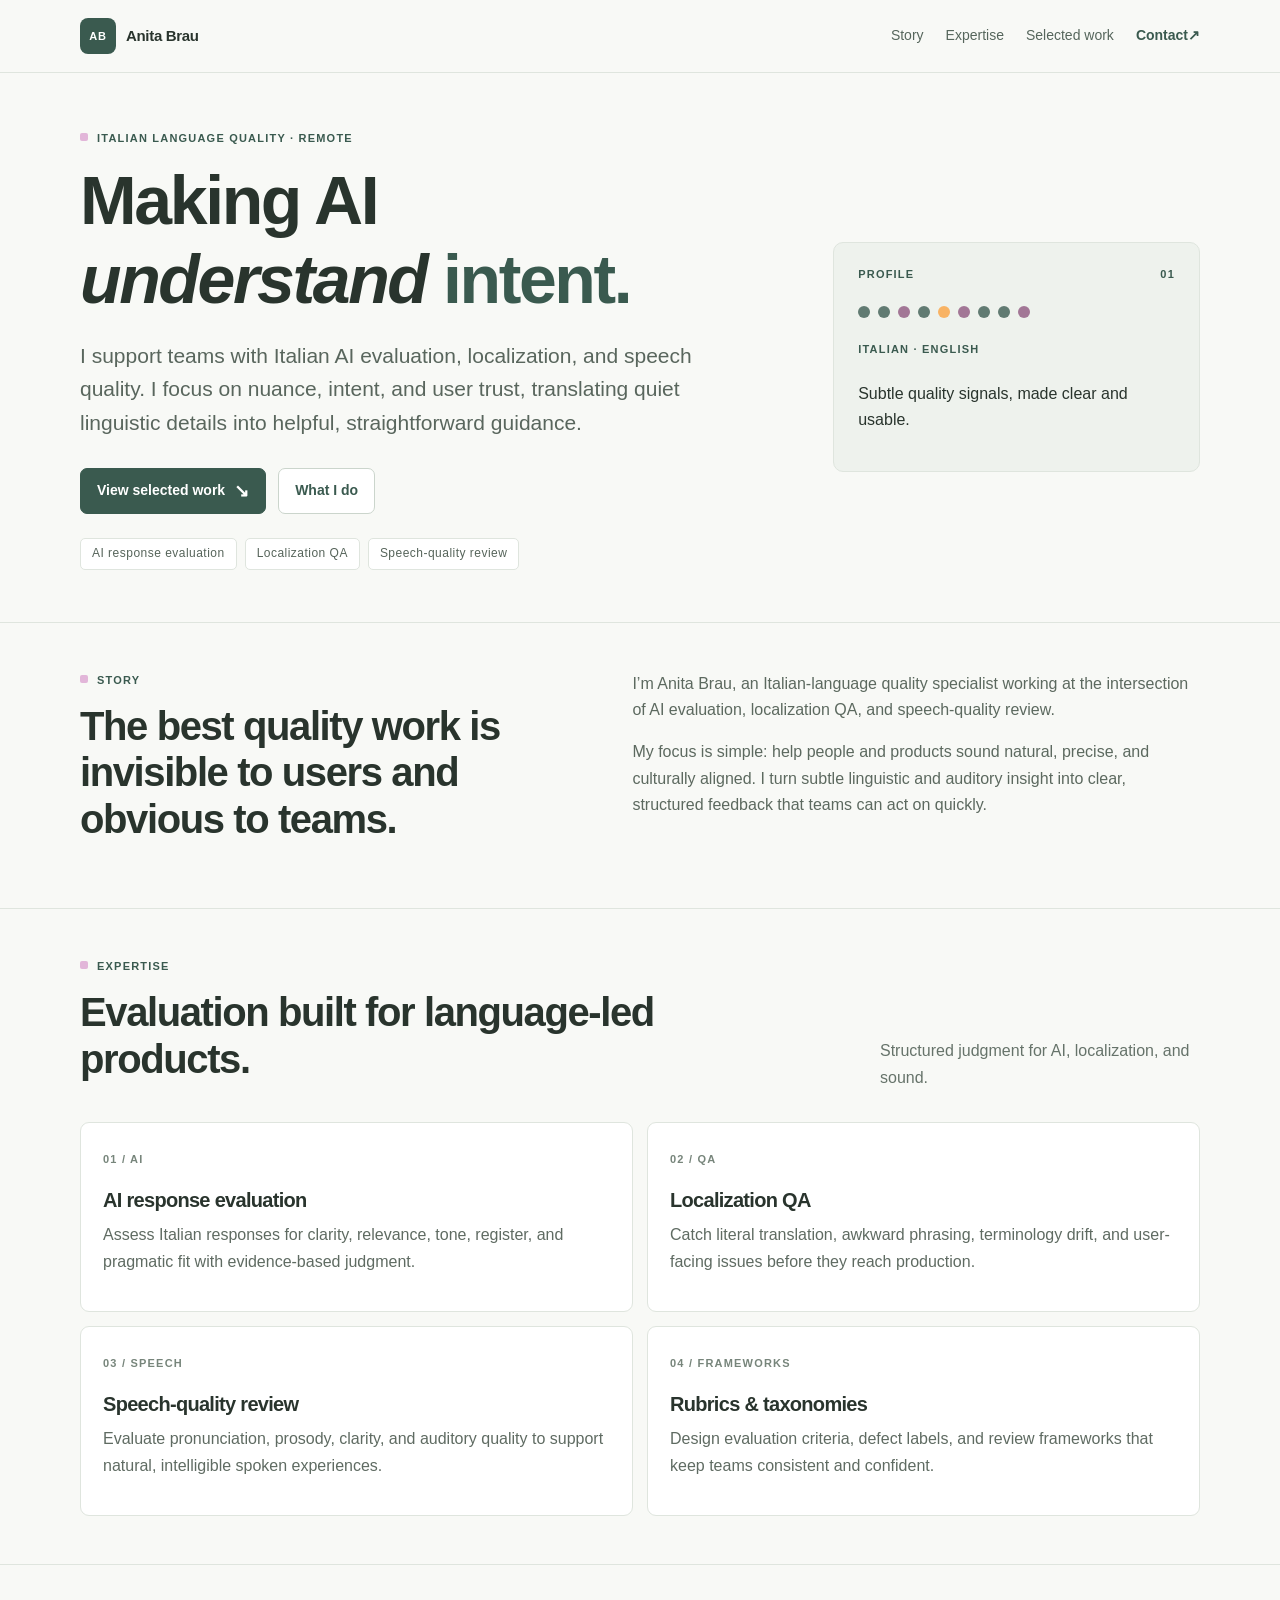
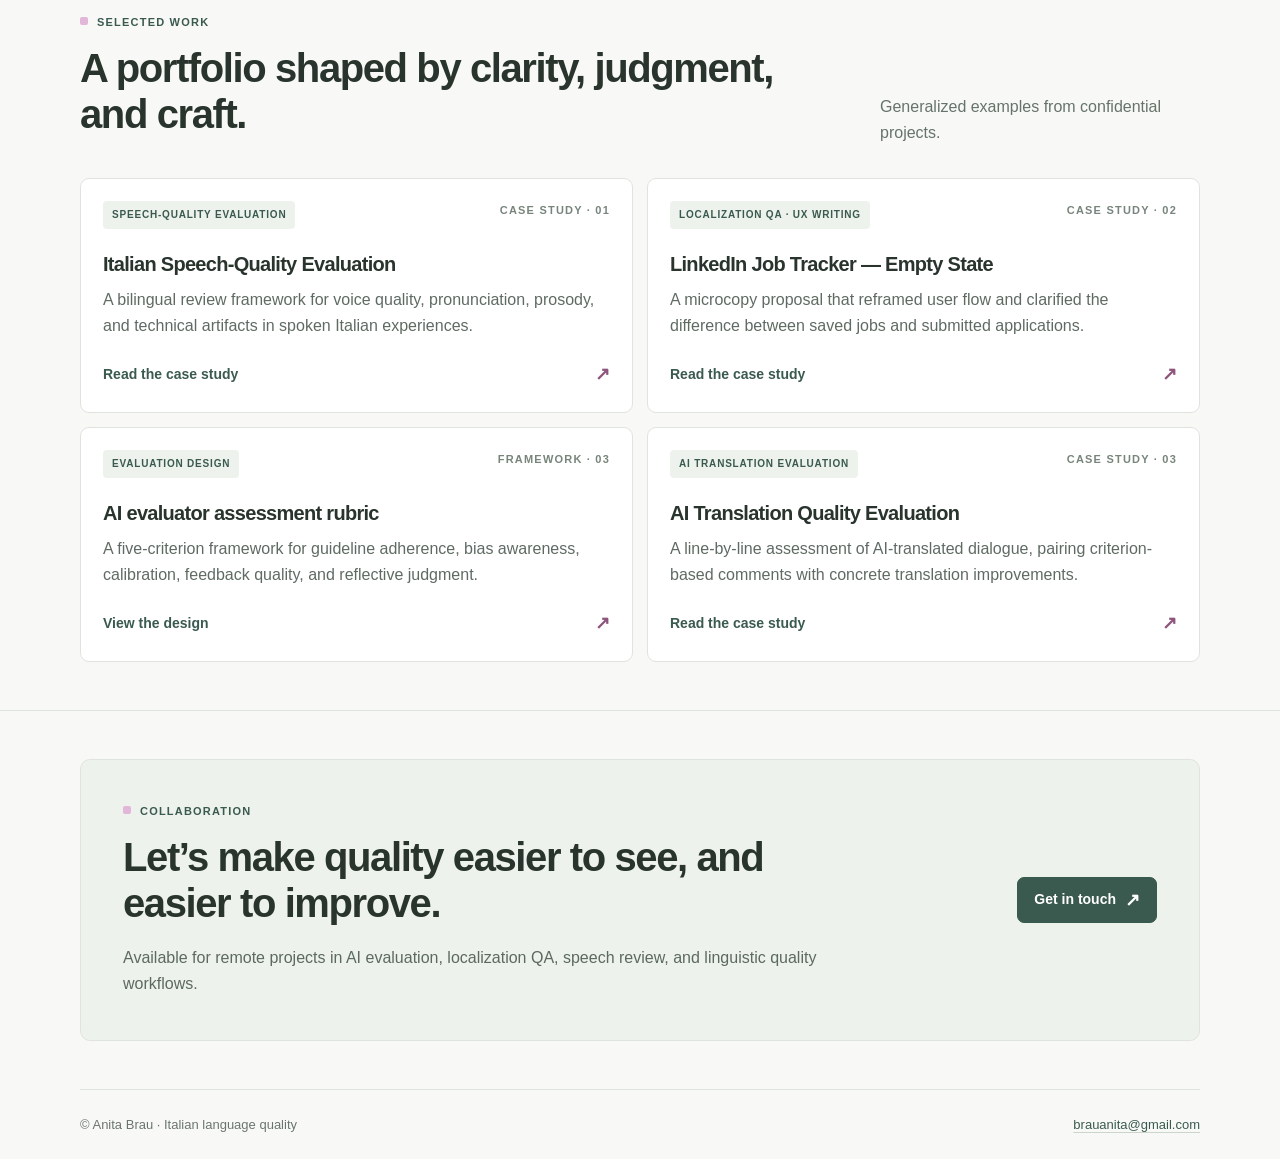
<file: index.html>
<!DOCTYPE html>
<html lang="en">
  <head>
    <!-- Google tag (gtag.js) -->
<script async src="https://www.googletagmanager.com/gtag/js?id=G-JEJZEDH1G2"></script>
<script>
  window.dataLayer = window.dataLayer || [];
  function gtag(){dataLayer.push(arguments);}
  gtag('js', new Date());

  gtag('config', 'G-JEJZEDH1G2');
</script>
    <meta charset="UTF-8" />
    <meta name="viewport" content="width=device-width, initial-scale=1" />
    <link rel="stylesheet" href="site.css" />
    <meta property="og:title" content="Portfolio" />
    <meta property="og:description" content="Personal Portfolio" />
    <meta property="og:image" content="https://brauanita-gif.github.io/portfolio/linkedin-thumbnail.jpg" />
    <meta property="og:url" content="https://brauanita-gif.github.io/portfolio/" />
    <meta property="og:image:width" content="1200" />
    <meta property="og:image:height" content="627" />
    <meta property="og:type" content="website" />
  </head>
  <body>
<a class="skip-link" href="#main">Skip to content</a>
<header class="topbar">
<div class="wrap topbar-inner">
<a aria-label="Anita Brau home" class="brand" href="#top">
<span aria-hidden="true" class="brand-mark">AB</span>
<span class="brand-name">Anita Brau</span>
</a>
<nav aria-label="Main navigation" class="nav">
<a href="#story">Story</a>
<a href="#expertise">Expertise</a>
<a href="#work">Selected work</a>
<a class="nav-cta" href="#contact">Contact <span aria-hidden="true">↗</span></a>
</nav>
</div>
</header>
<main id="main">
<section aria-labelledby="hero-title" class="hero wrap" id="top">
<div class="hero-grid">
<div class="hero-copy-block">
<p class="eyebrow">Italian language quality · Remote</p>
<h1 id="hero-title">Making AI<br/><em>understand</em> <span class="serif">intent.</span></h1>
<p class="hero-copy">I support teams with Italian AI evaluation, localization, and speech quality. I focus on nuance, intent, and user trust, translating quiet linguistic details into helpful, straightforward guidance.</p>
<div class="actions">
<a class="button button-primary" href="#work">View selected work <span aria-hidden="true" class="button-arrow">↘</span></a>
<a class="button" href="#expertise">What I do</a>
</div>
<ul aria-label="Key service areas" class="hero-meta">
<li>AI response evaluation</li>
<li>Localization QA</li>
<li>Speech-quality review</li>
</ul>
</div>
<aside aria-label="Professional profile overview" class="hero-panel">
<div class="panel-top">
<span class="panel-kicker">Profile</span>
<span class="panel-index">01</span>
</div>
<div aria-hidden="true" class="signal">
<span></span><span></span><span></span><span></span><span></span><span></span><span></span>
<span></span><span></span>
</div>
<div class="panel-bottom">
<span class="panel-label">Italian · English</span></div>
<div><p>Subtle quality signals, made clear and usable.</p>
</div>
</aside>
</div>
</section>
<section aria-labelledby="story-title" class="section story" id="story">
<div class="wrap story-grid">
<div>
<p class="section-label">Story</p>
<h2 id="story-title">The best quality work is invisible to users and obvious to teams.</h2>
</div>
<div class="story-copy">
<p>I’m Anita Brau, an Italian-language quality specialist working at the intersection of AI evaluation, localization QA, and speech-quality review.</p>
<p>My focus is simple: help people and products sound natural, precise, and culturally aligned. I turn subtle linguistic and auditory insight into clear, structured feedback that teams can act on quickly.</p>
</div>
</div>
</section>
<section aria-labelledby="expertise-title" class="section" id="expertise">
<div class="wrap">
<div class="section-heading">
<div>
<p class="section-label">Expertise</p>
<h2 id="expertise-title">Evaluation built for language-led products.</h2>
</div>
<p>Structured judgment for AI, localization, and sound.</p>
</div>
<div class="service-grid">
<article class="service-card"><span class="service-number">01 / AI</span><h3>AI response evaluation</h3><p>Assess Italian responses for clarity, relevance, tone, register, and pragmatic fit with evidence-based judgment.</p></article>
<article class="service-card"><span class="service-number">02 / QA</span><h3>Localization QA</h3><p>Catch literal translation, awkward phrasing, terminology drift, and user-facing issues before they reach production.</p></article>
<article class="service-card"><span class="service-number">03 / SPEECH</span><h3>Speech-quality review</h3><p>Evaluate pronunciation, prosody, clarity, and auditory quality to support natural, intelligible spoken experiences.</p></article>
<article class="service-card"><span class="service-number">04 / FRAMEWORKS</span><h3>Rubrics &amp; taxonomies</h3><p>Design evaluation criteria, defect labels, and review frameworks that keep teams consistent and confident.</p></article>
</div>
</div>
</section>
<section aria-labelledby="work-title" class="section" id="work">
<div class="wrap">
<div class="section-heading">
<div>
<p class="section-label">Selected work</p>
<h2 id="work-title">A portfolio shaped by clarity, judgment, and craft.</h2>
</div>
<p>Generalized examples from confidential projects.</p>
</div>
<div class="work-grid">
<a class="work-card" href="speech-quality-evaluation.html"><div class="work-meta"><span class="tag">Speech-quality evaluation</span><span class="work-id">CASE STUDY · 01</span></div><h3>Italian Speech-Quality Evaluation</h3><p>A bilingual review framework for voice quality, pronunciation, prosody, and technical artifacts in spoken Italian experiences.</p><span class="work-link">Read the case study <span aria-hidden="true">↗</span></span></a>
<a class="work-card" href="linkedin-job-tracker-empty-state.html"><div class="work-meta"><span class="tag">Localization QA · UX writing</span><span class="work-id">CASE STUDY · 02</span></div><h3>LinkedIn Job Tracker — Empty State</h3><p>A microcopy proposal that reframed user flow and clarified the difference between saved jobs and submitted applications.</p><span class="work-link">Read the case study <span aria-hidden="true">↗</span></span></a>
<a class="work-card" href="evaluation-design.html"><div class="work-meta"><span class="tag">Evaluation design</span><span class="work-id">FRAMEWORK · 03</span></div><h3>AI evaluator assessment rubric</h3><p>A five-criterion framework for guideline adherence, bias awareness, calibration, feedback quality, and reflective judgment.</p><span class="work-link">View the design <span aria-hidden="true">↗</span></span></a>
<a class="work-card" href="ai-translation-evaluation-web.html"><div class="work-meta"><span class="tag">AI translation evaluation</span><span class="work-id">CASE STUDY · 03</span></div><h3>AI Translation Quality Evaluation</h3><p>A line-by-line assessment of AI-translated dialogue, pairing criterion-based comments with concrete translation improvements.</p><span class="work-link">Read the case study <span aria-hidden="true">↗</span></span></a>
</div>
</div>
</section>
<section aria-labelledby="contact-title" class="section">
<div class="wrap">
<div class="contact">
<div class="contact-grid">
<div>
<p class="section-label">Collaboration</p>
<h2 id="contact-title">Let’s make quality easier to see, and easier to improve.</h2>
<p>Available for remote projects in AI evaluation, localization QA, speech review, and linguistic quality workflows.</p>
</div>
<a aria-label="Email Anita Brau" class="button button-light" href="mailto:brauanita@gmail.com">Get in touch <span aria-hidden="true" class="button-arrow">↗</span></a>
</div>
</div>
</div>
</section>
</main>
<footer class="wrap">
<div class="footer-inner">
<p>© Anita Brau · Italian language quality</p>
<a aria-label="Email Anita Brau" class="footer-link" href="mailto:brauanita@gmail.com">brauanita@gmail.com</a>
</div>
</footer>
</body>
</html>


  </body>
</html>
</file>
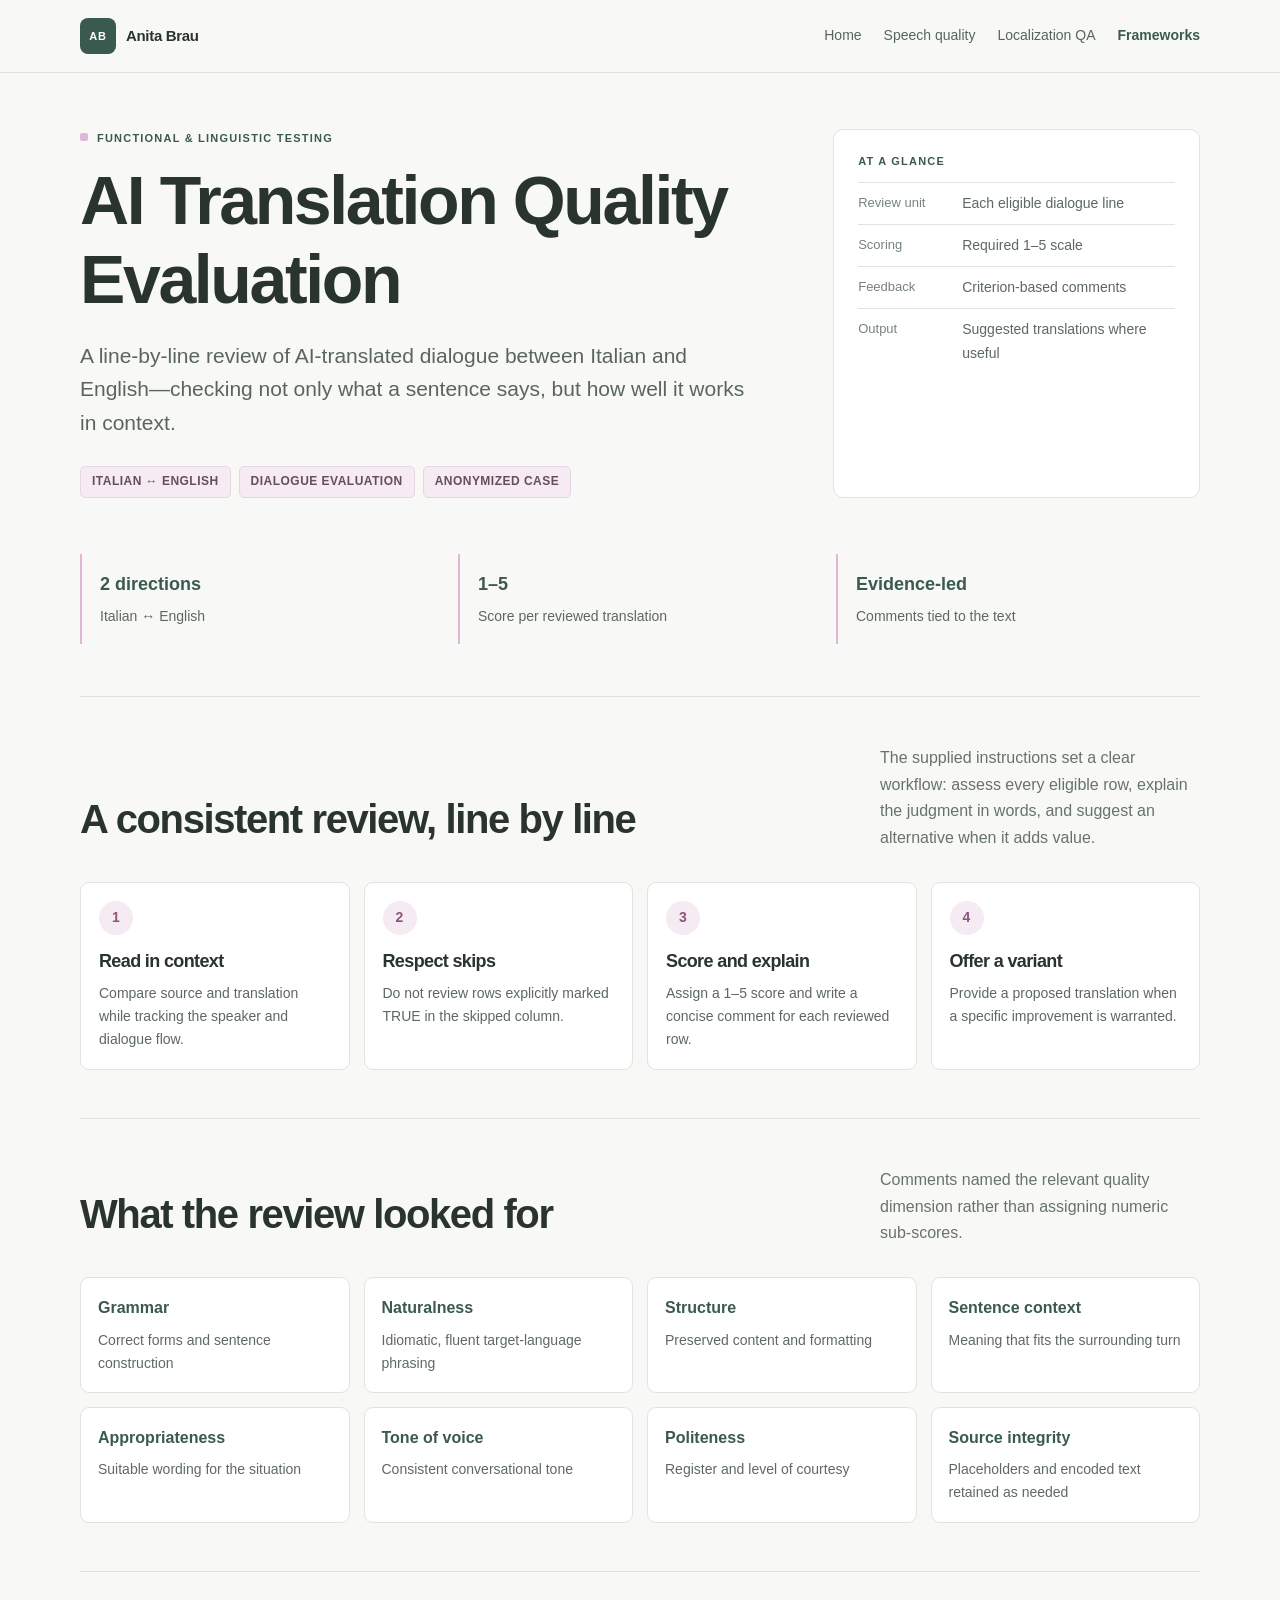
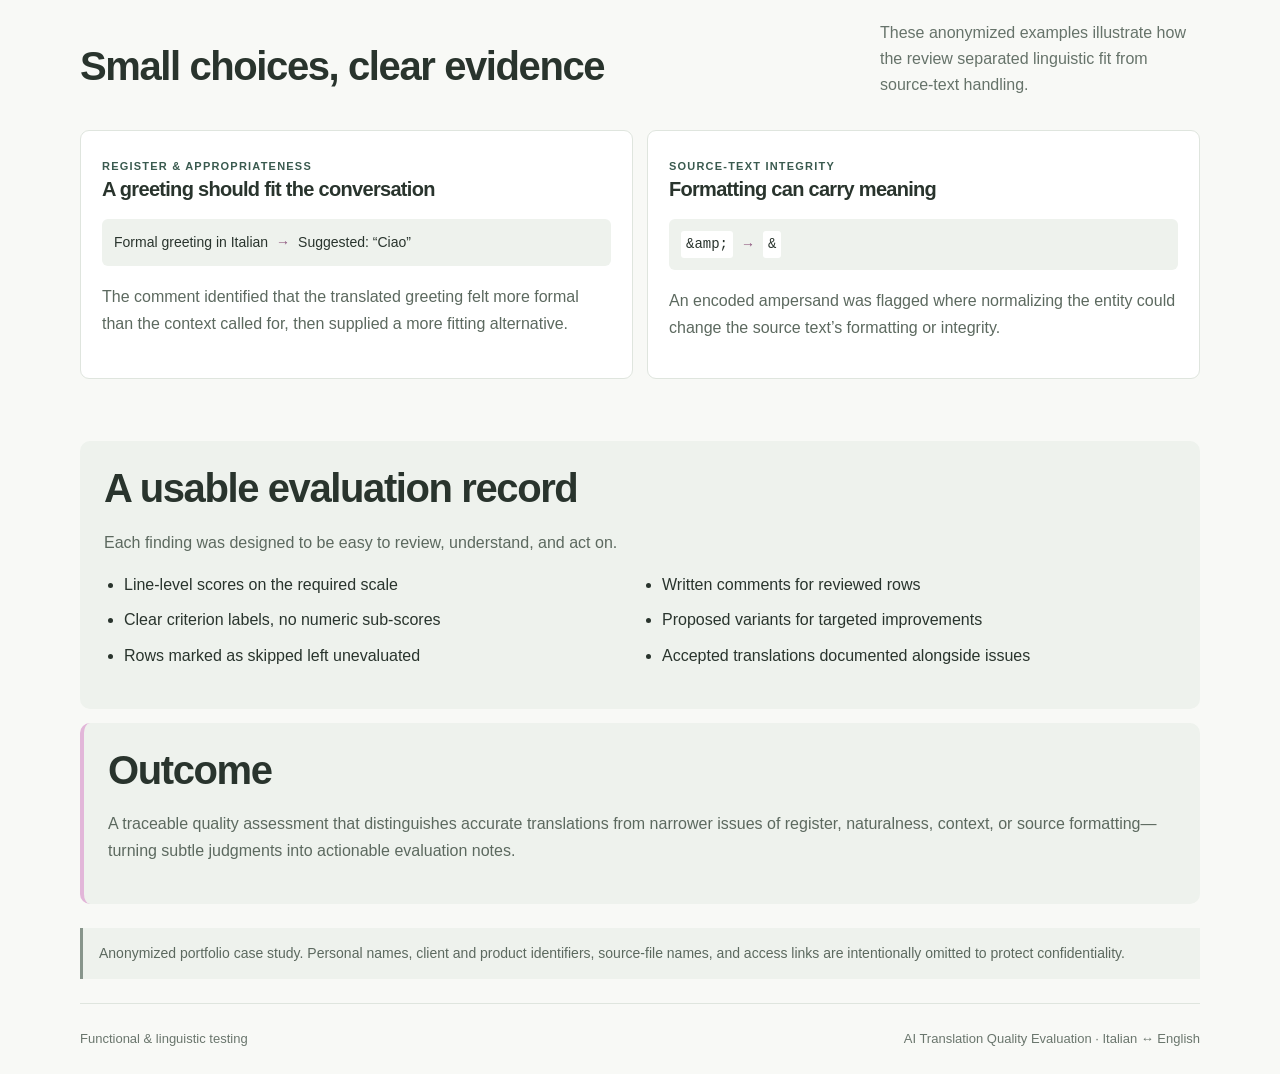
<file: ai-translation-evaluation-web.html>
<!doctype html>
<html lang="en">
<head>
  <!-- Google tag (gtag.js) -->
<script async src="https://www.googletagmanager.com/gtag/js?id=G-JEJZEDH1G2"></script>
<script>
  window.dataLayer = window.dataLayer || [];
  function gtag(){dataLayer.push(arguments);}
  gtag('js', new Date());

  gtag('config', 'G-JEJZEDH1G2');
</script>
  <meta charset="utf-8">
  <meta name="viewport" content="width=device-width, initial-scale=1">
  <meta name="description" content="An anonymized portfolio case study on line-by-line evaluation of AI-translated Italian and English dialogue.">
  <title>AI Translation Quality Evaluation | Italian ↔ English</title>
  <link rel="stylesheet" href="site.css">
</head>
<body>
  <header class="topbar"><div class="wrap topbar-inner">
    <a class="brand" href="index.html"><span class="brand-mark" aria-hidden="true">AB</span><span class="brand-name">Anita Brau</span></a>
    <nav class="nav" aria-label="Main navigation">
      <a href="index.html">Home</a>
      <a href="speech-quality-evaluation.html">Speech quality</a>
      <a href="linkedin-job-tracker-empty-state.html">Localization QA</a>
      <a class="nav-cta" href="evaluation-design.html">Frameworks</a>
    </nav>
  </div></header>

  <main>
    <section class="wrap hero" aria-labelledby="page-title">
      <div class="hero-grid">
        <div>
          <div class="eyebrow">Functional &amp; linguistic testing</div>
          <h1 id="page-title">AI Translation Quality Evaluation</h1>
          <p class="lead">A line-by-line review of AI-translated dialogue between Italian and English—checking not only what a sentence says, but how well it works in context.</p>
          <div class="chips" aria-label="Case study attributes">
            <span class="chip">Italian ↔ English</span>
            <span class="chip">Dialogue evaluation</span>
            <span class="chip">Anonymized case</span>
          </div>
        </div>
        <aside class="snapshot" aria-label="Project snapshot">
          <p class="snapshot-label">At a glance</p>
          <dl>
            <div><dt>Review unit</dt><dd>Each eligible dialogue line</dd></div>
            <div><dt>Scoring</dt><dd>Required 1–5 scale</dd></div>
            <div><dt>Feedback</dt><dd>Criterion-based comments</dd></div>
            <div><dt>Output</dt><dd>Suggested translations where useful</dd></div>
          </dl>
        </aside>
      </div>
    </section>

    <section class="wrap metrics" aria-label="Evaluation summary">
      <div class="fact"><strong>2 directions</strong><p>Italian ↔ English</p></div>
      <div class="fact"><strong>1–5</strong><p>Score per reviewed translation</p></div>
      <div class="fact"><strong>Evidence-led</strong><p>Comments tied to the text</p></div>
    </section>

    <section class="wrap section" id="method" aria-labelledby="method-title">
      <div class="section-heading">
        <h2 id="method-title">A consistent review, line by line</h2>
        <p>The supplied instructions set a clear workflow: assess every eligible row, explain the judgment in words, and suggest an alternative when it adds value.</p>
      </div>

      <div class="steps">
        <article class="step"><span class="step-num">1</span><h3>Read in context</h3><p>Compare source and translation while tracking the speaker and dialogue flow.</p></article>
        <article class="step"><span class="step-num">2</span><h3>Respect skips</h3><p>Do not review rows explicitly marked TRUE in the skipped column.</p></article>
        <article class="step"><span class="step-num">3</span><h3>Score and explain</h3><p>Assign a 1–5 score and write a concise comment for each reviewed row.</p></article>
        <article class="step"><span class="step-num">4</span><h3>Offer a variant</h3><p>Provide a proposed translation when a specific improvement is warranted.</p></article>
      </div>
    </section>

    <section class="wrap section" id="criteria" aria-labelledby="criteria-title">
      <div class="section-heading">
        <h2 id="criteria-title">What the review looked for</h2>
        <p>Comments named the relevant quality dimension rather than assigning numeric sub-scores.</p>
      </div>
      <div class="criteria-grid">
        <div class="criterion"><b>Grammar</b><span>Correct forms and sentence construction</span></div>
        <div class="criterion"><b>Naturalness</b><span>Idiomatic, fluent target-language phrasing</span></div>
        <div class="criterion"><b>Structure</b><span>Preserved content and formatting</span></div>
        <div class="criterion"><b>Sentence context</b><span>Meaning that fits the surrounding turn</span></div>
        <div class="criterion"><b>Appropriateness</b><span>Suitable wording for the situation</span></div>
        <div class="criterion"><b>Tone of voice</b><span>Consistent conversational tone</span></div>
        <div class="criterion"><b>Politeness</b><span>Register and level of courtesy</span></div>
        <div class="criterion"><b>Source integrity</b><span>Placeholders and encoded text retained as needed</span></div>
      </div>
    </section>

    <section class="wrap section" id="findings" aria-labelledby="findings-title">
      <div class="section-heading">
        <h2 id="findings-title">Small choices, clear evidence</h2>
        <p>These anonymized examples illustrate how the review separated linguistic fit from source-text handling.</p>
      </div>
      <div class="evidence-grid">
        <article class="evidence-card">
          <span class="label">Register &amp; appropriateness</span>
          <h3>A greeting should fit the conversation</h3>
          <div class="example-line"><span>Formal greeting in Italian</span><span class="arrow" aria-hidden="true">→</span><span>Suggested: “Ciao”</span></div>
          <p>The comment identified that the translated greeting felt more formal than the context called for, then supplied a more fitting alternative.</p>
        </article>
        <article class="evidence-card">
          <span class="label">Source-text integrity</span>
          <h3>Formatting can carry meaning</h3>
          <div class="example-line"><code>&amp;amp;</code><span class="arrow" aria-hidden="true">→</span><code>&amp;</code></div>
          <p>An encoded ampersand was flagged where normalizing the entity could change the source text’s formatting or integrity.</p>
        </article>
      </div>
    </section>

    <section class="wrap section deliverables" aria-labelledby="deliverables-title">
      <div>
        <h2 id="deliverables-title">A usable evaluation record</h2>
        <p>Each finding was designed to be easy to review, understand, and act on.</p>
      </div>
      <ul>
        <li>Line-level scores on the required scale</li>
        <li>Written comments for reviewed rows</li>
        <li>Clear criterion labels, no numeric sub-scores</li>
        <li>Proposed variants for targeted improvements</li>
        <li>Rows marked as skipped left unevaluated</li>
        <li>Accepted translations documented alongside issues</li>
      </ul>
    </section>

    <section class="wrap section outcome" aria-labelledby="outcome-title">
      <h2 id="outcome-title">Outcome</h2>
      <p>A traceable quality assessment that distinguishes accurate translations from narrower issues of register, naturalness, context, or source formatting—turning subtle judgments into actionable evaluation notes.</p>
    </section>

    <aside class="wrap notice" aria-label="Anonymization note">Anonymized portfolio case study. Personal names, client and product identifiers, source-file names, and access links are intentionally omitted to protect confidentiality.</aside>
  </main>

  <footer class="wrap footer-inner"><p>Functional &amp; linguistic testing</p><span>AI Translation Quality Evaluation · Italian ↔ English</span></footer>
</body>
</html>
</file>
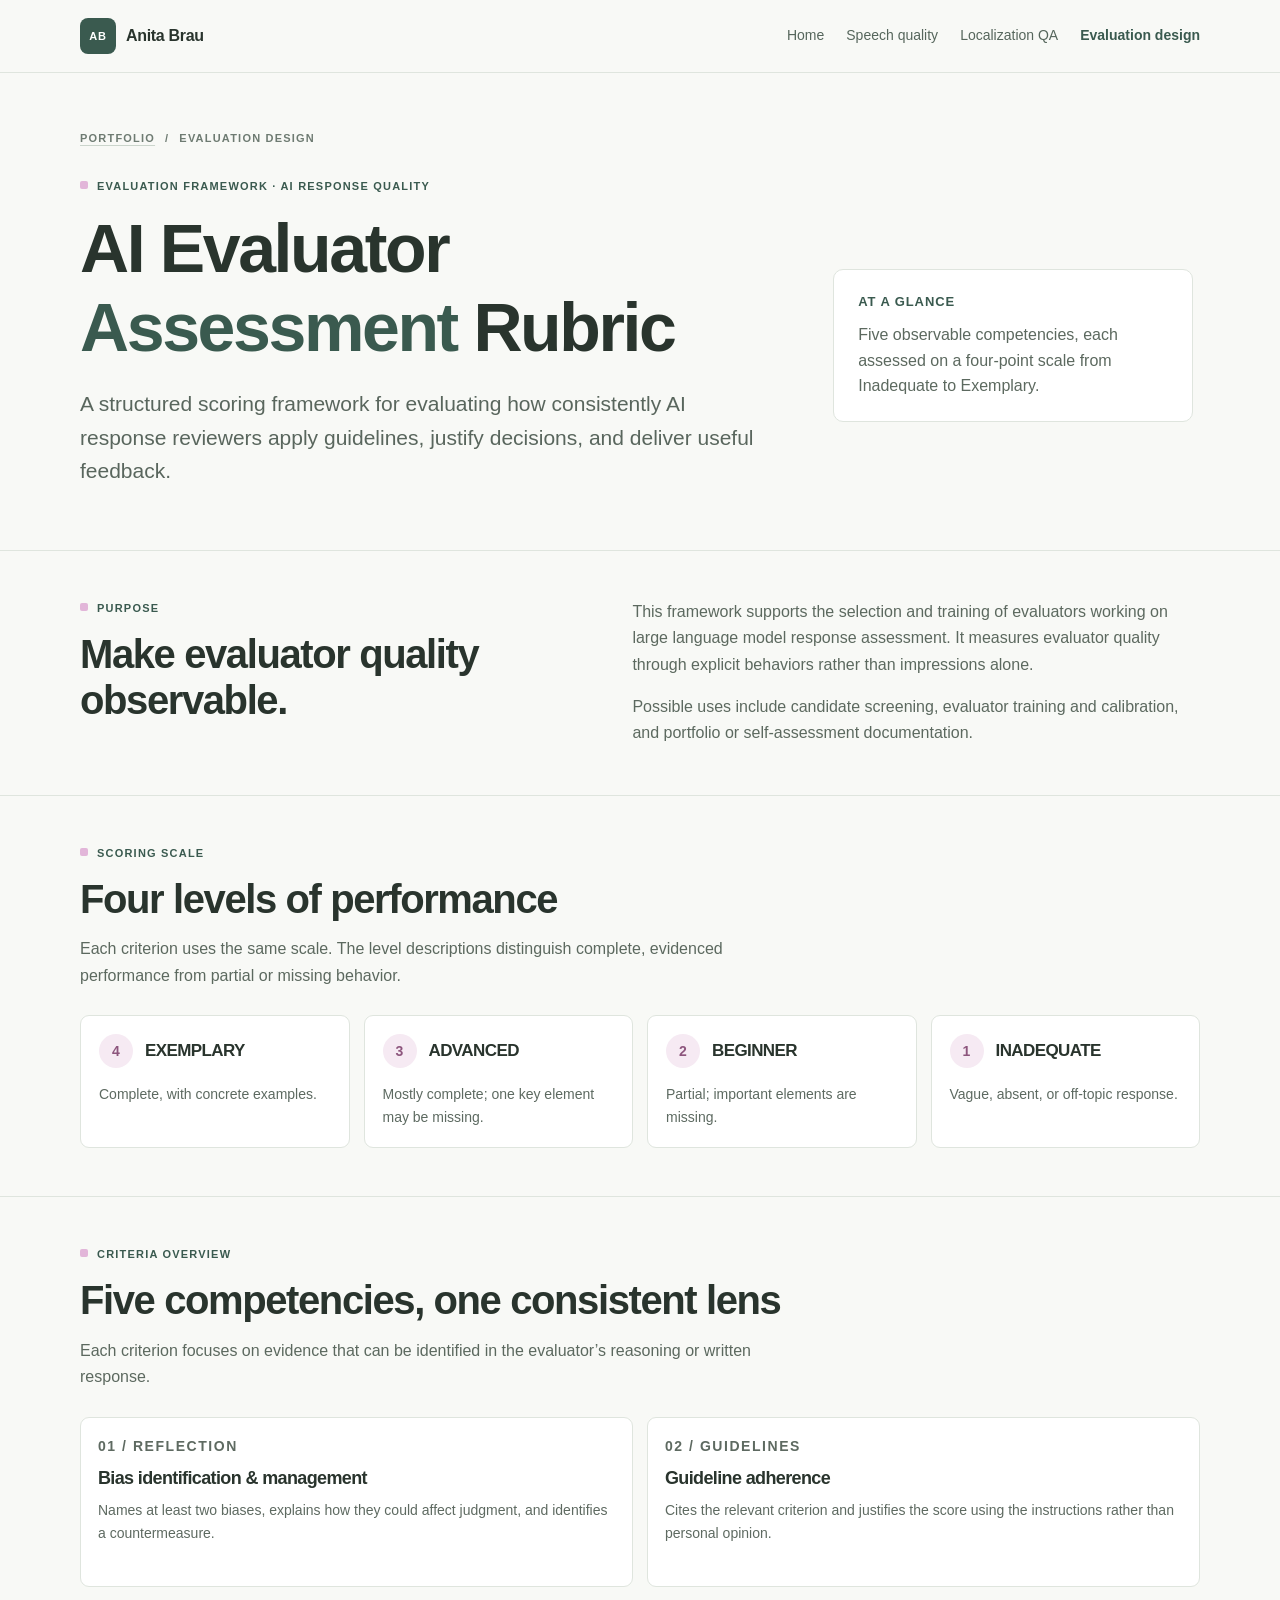
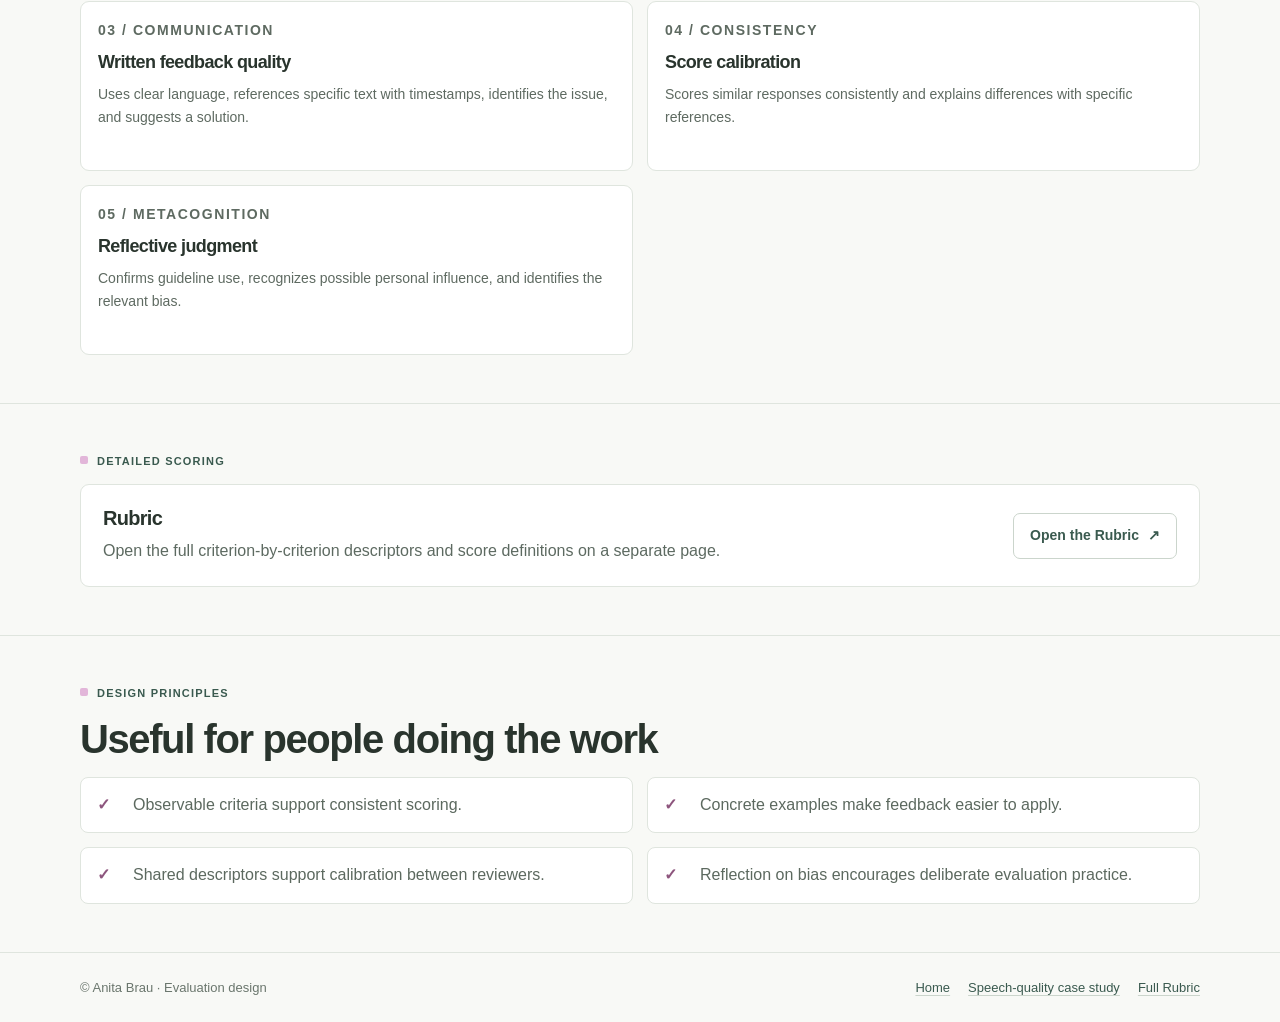
<file: evaluation-design.html>
<!doctype html>
<html lang="en">
<head>
  <!-- Google tag (gtag.js) -->
<script async src="https://www.googletagmanager.com/gtag/js?id=G-JEJZEDH1G2"></script>
<script>
  window.dataLayer = window.dataLayer || [];
  function gtag(){dataLayer.push(arguments);}
  gtag('js', new Date());

  gtag('config', 'G-JEJZEDH1G2');
</script>
  <meta charset="utf-8"><meta name="viewport" content="width=device-width, initial-scale=1">
  <meta name="description" content="AI Evaluator Assessment Rubric — a five-criterion evaluation framework by Anita Brau.">
  <title>AI Evaluator Assessment Rubric — Anita Brau</title><link rel="stylesheet" href="site.css">
</head>
<body>
  <a class="skip" href="#main">Skip to content</a>
  <header class="topbar"><div class="wrap topbar-inner">
    <a class="brand" href="index.html"><span class="brand-mark" aria-hidden="true">AB</span>Anita Brau</a>
    <nav class="nav" aria-label="Main navigation"><a href="index.html">Home</a><a href="speech-quality-evaluation.html">Speech quality</a><a href="linkedin-job-tracker-empty-state.html">Localization QA</a><a class="active" href="evaluation-design.html" aria-current="page">Evaluation design</a></nav>
  </div></header>
  <main id="main">
    <section class="hero wrap">
      <p class="crumbs"><a href="index.html">Portfolio</a><span>/</span><span aria-current="page">Evaluation design</span></p>
      <div class="hero-grid">
        <div><p class="eyebrow">Evaluation framework · AI response quality</p><h1>AI Evaluator <span class="serif">Assessment</span> Rubric</h1><p class="lead">A structured scoring framework for evaluating how consistently AI response reviewers apply guidelines, justify decisions, and deliver useful feedback.</p></div>
        <aside class="hero-note"><strong>At a glance</strong>Five observable competencies, each assessed on a four-point scale from Inadequate to Exemplary.</aside>
      </div>
    </section>

    <section class="section"><div class="wrap two-col">
      <div><p class="section-label">Purpose</p><h2>Make evaluator quality observable.</h2></div>
      <div class="muted"><p>This framework supports the selection and training of evaluators working on large language model response assessment. It measures evaluator quality through explicit behaviors rather than impressions alone.</p><p>Possible uses include candidate screening, evaluator training and calibration, and portfolio or self-assessment documentation.</p></div>
    </div></section>

    <section class="section"><div class="wrap">
      <p class="section-label">Scoring scale</p><h2>Four levels of performance</h2><p class="section-intro">Each criterion uses the same scale. The level descriptions distinguish complete, evidenced performance from partial or missing behavior.</p>
      <div class="scale-grid">
        <article class="scale-card"><div class="scale-top"><span class="score">4</span><h3>Exemplary</h3></div><p>Complete, with concrete examples.</p></article>
        <article class="scale-card"><div class="scale-top"><span class="score">3</span><h3>Advanced</h3></div><p>Mostly complete; one key element may be missing.</p></article>
        <article class="scale-card"><div class="scale-top"><span class="score">2</span><h3>Beginner</h3></div><p>Partial; important elements are missing.</p></article>
        <article class="scale-card"><div class="scale-top"><span class="score">1</span><h3>Inadequate</h3></div><p>Vague, absent, or off-topic response.</p></article>
      </div>
    </div></section>

    <section class="section"><div class="wrap">
      <p class="section-label">Criteria overview</p><h2>Five competencies, one consistent lens</h2><p class="section-intro">Each criterion focuses on evidence that can be identified in the evaluator’s reasoning or written response.</p>
      <div class="criteria">
        <article class="criterion"><span class="num">01 / REFLECTION</span><h3>Bias identification &amp; management</h3><p>Names at least two biases, explains how they could affect judgment, and identifies a countermeasure.</p></article>
        <article class="criterion"><span class="num">02 / GUIDELINES</span><h3>Guideline adherence</h3><p>Cites the relevant criterion and justifies the score using the instructions rather than personal opinion.</p></article>
        <article class="criterion"><span class="num">03 / COMMUNICATION</span><h3>Written feedback quality</h3><p>Uses clear language, references specific text with timestamps, identifies the issue, and suggests a solution.</p></article>
        <article class="criterion"><span class="num">04 / CONSISTENCY</span><h3>Score calibration</h3><p>Scores similar responses consistently and explains differences with specific references.</p></article>
        <article class="criterion"><span class="num">05 / METACOGNITION</span><h3>Reflective judgment</h3><p>Confirms guideline use, recognizes possible personal influence, and identifies the relevant bias.</p></article>
      </div>
    </div></section>

    <section class="section"><div class="wrap">
      <p class="section-label">Detailed scoring</p><div class="link-panel"><div><h3>Rubric</h3><p>Open the full criterion-by-criterion descriptors and score definitions on a separate page.</p></div><a class="button" href="rubric.html">Open the Rubric <span aria-hidden="true">↗</span></a></div>
    </div></section>

    <section class="section"><div class="wrap">
      <p class="section-label">Design principles</p><h2>Useful for people doing the work</h2>
      <div class="principles">
        <div class="principle"><b aria-hidden="true">✓</b><span>Observable criteria support consistent scoring.</span></div>
        <div class="principle"><b aria-hidden="true">✓</b><span>Concrete examples make feedback easier to apply.</span></div>
        <div class="principle"><b aria-hidden="true">✓</b><span>Shared descriptors support calibration between reviewers.</span></div>
        <div class="principle"><b aria-hidden="true">✓</b><span>Reflection on bias encourages deliberate evaluation practice.</span></div>
      </div>
    </div></section>
  </main>
  <footer><div class="wrap footer-inner"><p>© Anita Brau · Evaluation design</p><div class="related"><a href="index.html">Home</a><a href="speech-quality-evaluation.html">Speech-quality case study</a><a href="rubric.html">Full Rubric</a></div></div></footer>
</body>
</html>
</file>
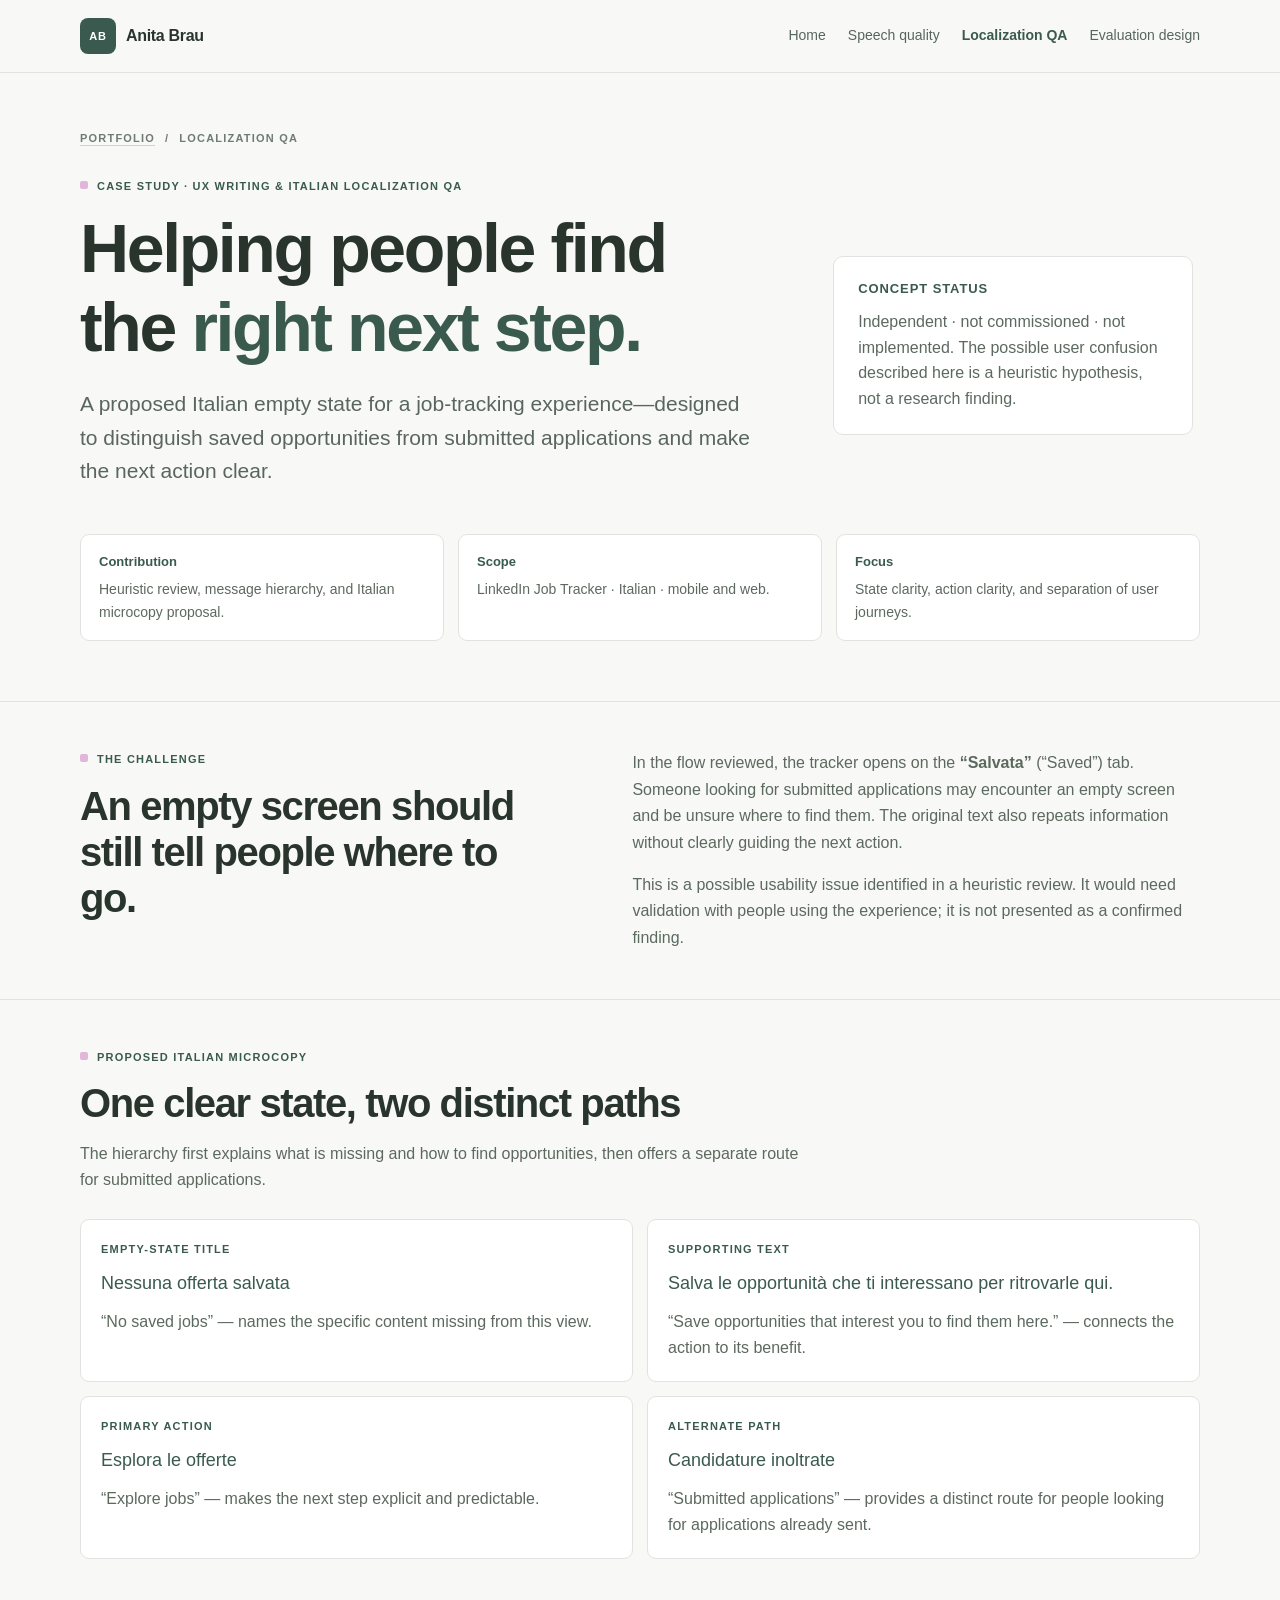
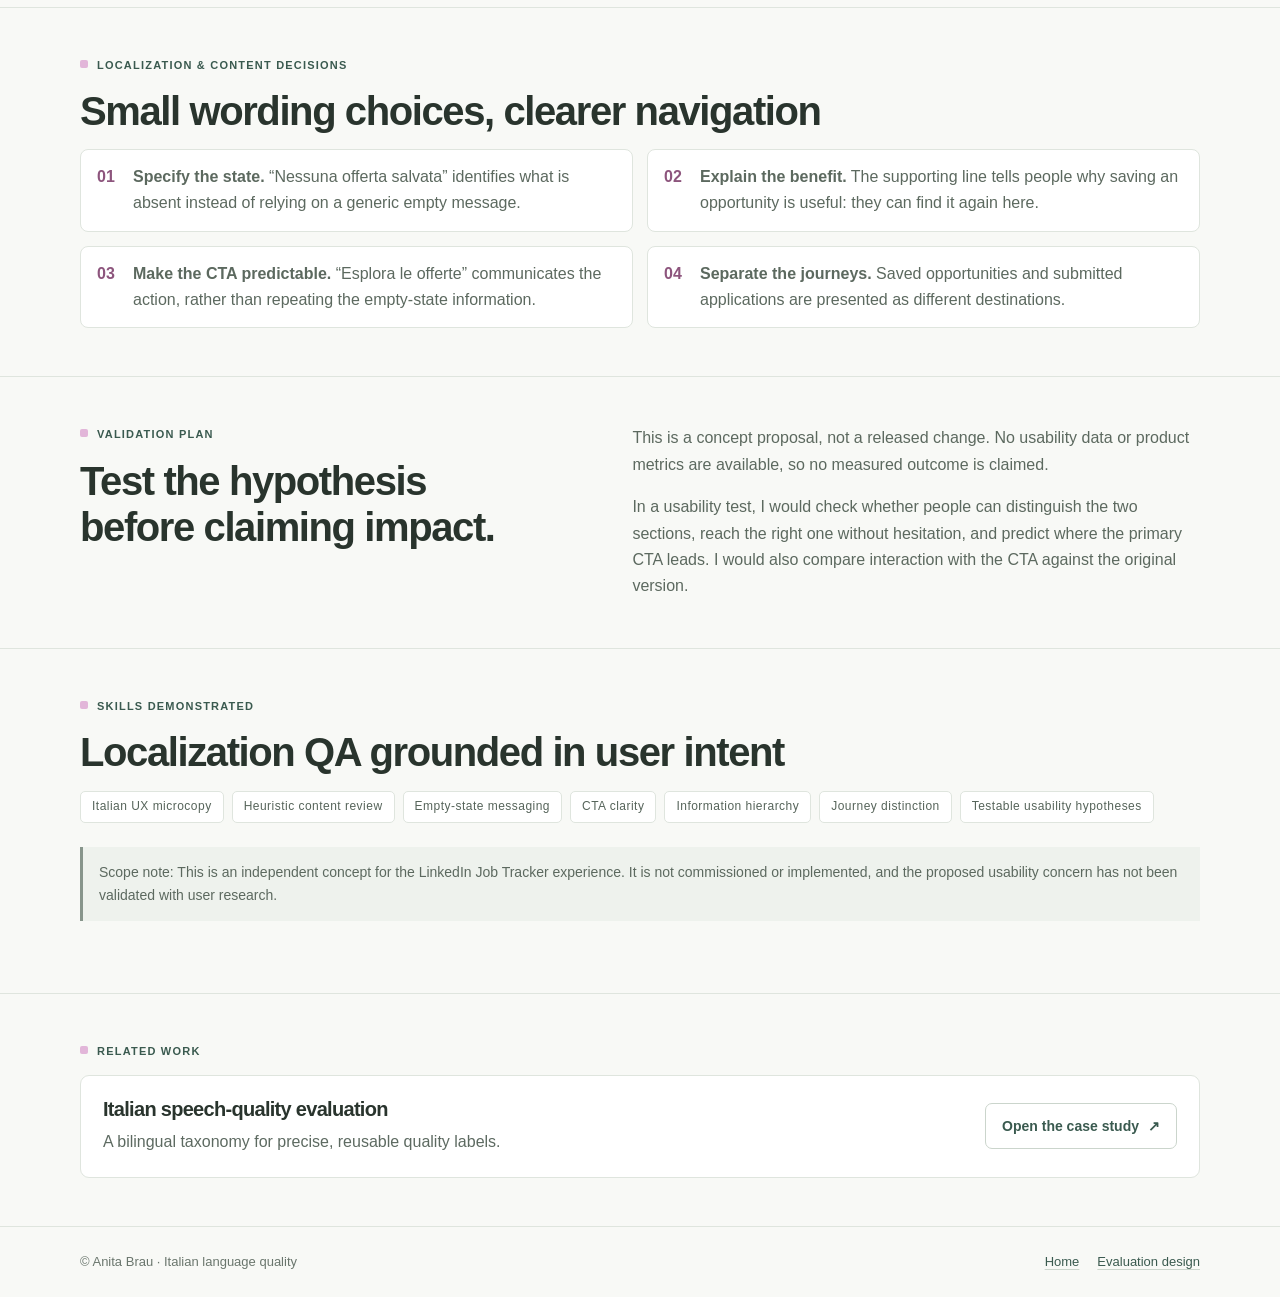
<file: linkedin-job-tracker-empty-state.html>
<!doctype html>
<html lang="en">
<head>
  <!-- Google tag (gtag.js) -->
<script async src="https://www.googletagmanager.com/gtag/js?id=G-JEJZEDH1G2"></script>
<script>
  window.dataLayer = window.dataLayer || [];
  function gtag(){dataLayer.push(arguments);}
  gtag('js', new Date());

  gtag('config', 'G-JEJZEDH1G2');
</script>
  <meta charset="utf-8"><meta name="viewport" content="width=device-width, initial-scale=1">
  <meta name="description" content="An independent Italian UX-writing and localization QA concept for a job-tracker empty state by Anita Brau.">
  <title>LinkedIn Job Tracker — Empty State · Anita Brau</title><link rel="stylesheet" href="site.css">
</head>
<body>
  <a class="skip" href="#main">Skip to content</a>
  <header class="topbar"><div class="wrap topbar-inner">
    <a class="brand" href="index.html"><span class="brand-mark" aria-hidden="true">AB</span>Anita Brau</a>
    <nav class="nav" aria-label="Main navigation"><a href="index.html">Home</a><a href="speech-quality-evaluation.html">Speech quality</a><a class="active" href="linkedin-job-tracker-empty-state.html" aria-current="page">Localization QA</a><a href="evaluation-design.html">Evaluation design</a></nav>
  </div></header>
  <main id="main">
    <section class="hero wrap">
      <p class="crumbs"><a href="index.html">Portfolio</a><span>/</span><span aria-current="page">Localization QA</span></p>
      <div class="hero-grid">
        <div><p class="eyebrow">Case study · UX writing &amp; Italian localization QA</p><h1>Helping people find the <span class="serif">right next step.</span></h1><p class="lead">A proposed Italian empty state for a job-tracking experience—designed to distinguish saved opportunities from submitted applications and make the next action clear.</p></div>
        <aside class="hero-note"><strong>Concept status</strong>Independent · not commissioned · not implemented. The possible user confusion described here is a heuristic hypothesis, not a research finding.</aside>
      </div>
      <div class="fact-grid" aria-label="Case study summary">
        <div class="fact"><strong>Contribution</strong><p>Heuristic review, message hierarchy, and Italian microcopy proposal.</p></div>
        <div class="fact"><strong>Scope</strong><p>LinkedIn Job Tracker · Italian · mobile and web.</p></div>
        <div class="fact"><strong>Focus</strong><p>State clarity, action clarity, and separation of user journeys.</p></div>
      </div>
    </section>

    <section class="section"><div class="wrap two-col">
      <div><p class="section-label">The challenge</p><h2>An empty screen should still tell people where to go.</h2></div>
      <div class="muted"><p>In the flow reviewed, the tracker opens on the <strong>“Salvata”</strong> (“Saved”) tab. Someone looking for submitted applications may encounter an empty screen and be unsure where to find them. The original text also repeats information without clearly guiding the next action.</p><p>This is a possible usability issue identified in a heuristic review. It would need validation with people using the experience; it is not presented as a confirmed finding.</p></div>
    </div></section>

    <section class="section"><div class="wrap">
      <p class="section-label">Proposed Italian microcopy</p><h2>One clear state, two distinct paths</h2><p class="section-intro">The hierarchy first explains what is missing and how to find opportunities, then offers a separate route for submitted applications.</p>
      <div class="diagnosis">
        <article class="diagnosis-card"><p class="label">Empty-state title</p><blockquote lang="it">Nessuna offerta salvata</blockquote><p class="muted" style="margin:12px 0 0">“No saved jobs” — names the specific content missing from this view.</p></article>
        <article class="diagnosis-card"><p class="label">Supporting text</p><blockquote lang="it">Salva le opportunità che ti interessano per ritrovarle qui.</blockquote><p class="muted" style="margin:12px 0 0">“Save opportunities that interest you to find them here.” — connects the action to its benefit.</p></article>
        <article class="diagnosis-card"><p class="label">Primary action</p><blockquote lang="it">Esplora le offerte</blockquote><p class="muted" style="margin:12px 0 0">“Explore jobs” — makes the next step explicit and predictable.</p></article>
        <article class="diagnosis-card"><p class="label">Alternate path</p><blockquote lang="it">Candidature inoltrate</blockquote><p class="muted" style="margin:12px 0 0">“Submitted applications” — provides a distinct route for people looking for applications already sent.</p></article>
      </div>
    </div></section>

    <section class="section"><div class="wrap">
      <p class="section-label">Localization &amp; content decisions</p><h2>Small wording choices, clearer navigation</h2>
      <div class="principles">
        <div class="principle"><b aria-hidden="true">01</b><span><strong>Specify the state.</strong> “Nessuna offerta salvata” identifies what is absent instead of relying on a generic empty message.</span></div>
        <div class="principle"><b aria-hidden="true">02</b><span><strong>Explain the benefit.</strong> The supporting line tells people why saving an opportunity is useful: they can find it again here.</span></div>
        <div class="principle"><b aria-hidden="true">03</b><span><strong>Make the CTA predictable.</strong> “Esplora le offerte” communicates the action, rather than repeating the empty-state information.</span></div>
        <div class="principle"><b aria-hidden="true">04</b><span><strong>Separate the journeys.</strong> Saved opportunities and submitted applications are presented as different destinations.</span></div>
      </div>
    </div></section>

    <section class="section"><div class="wrap two-col">
      <div><p class="section-label">Validation plan</p><h2>Test the hypothesis before claiming impact.</h2></div>
      <div class="muted"><p>This is a concept proposal, not a released change. No usability data or product metrics are available, so no measured outcome is claimed.</p><p>In a usability test, I would check whether people can distinguish the two sections, reach the right one without hesitation, and predict where the primary CTA leads. I would also compare interaction with the CTA against the original version.</p></div>
    </div></section>

    <section class="section"><div class="wrap">
      <p class="section-label">Skills demonstrated</p><h2>Localization QA grounded in user intent</h2>
      <ul class="skill-list"><li>Italian UX microcopy</li><li>Heuristic content review</li><li>Empty-state messaging</li><li>CTA clarity</li><li>Information hierarchy</li><li>Journey distinction</li><li>Testable usability hypotheses</li></ul>
      <div class="notice">Scope note: This is an independent concept for the LinkedIn Job Tracker experience. It is not commissioned or implemented, and the proposed usability concern has not been validated with user research.</div>
    </div></section>

    <section class="section"><div class="wrap"><p class="section-label">Related work</p><div class="link-panel"><div><h3>Italian speech-quality evaluation</h3><p>A bilingual taxonomy for precise, reusable quality labels.</p></div><a class="button" href="speech-quality-evaluation.html">Open the case study <span aria-hidden="true">↗</span></a></div></div></section>
  </main>
  <footer><div class="wrap footer-inner"><p>© Anita Brau · Italian language quality</p><div class="related"><a href="index.html">Home</a><a href="evaluation-design.html">Evaluation design</a></div></div></footer>
</body>
</html>
</file>
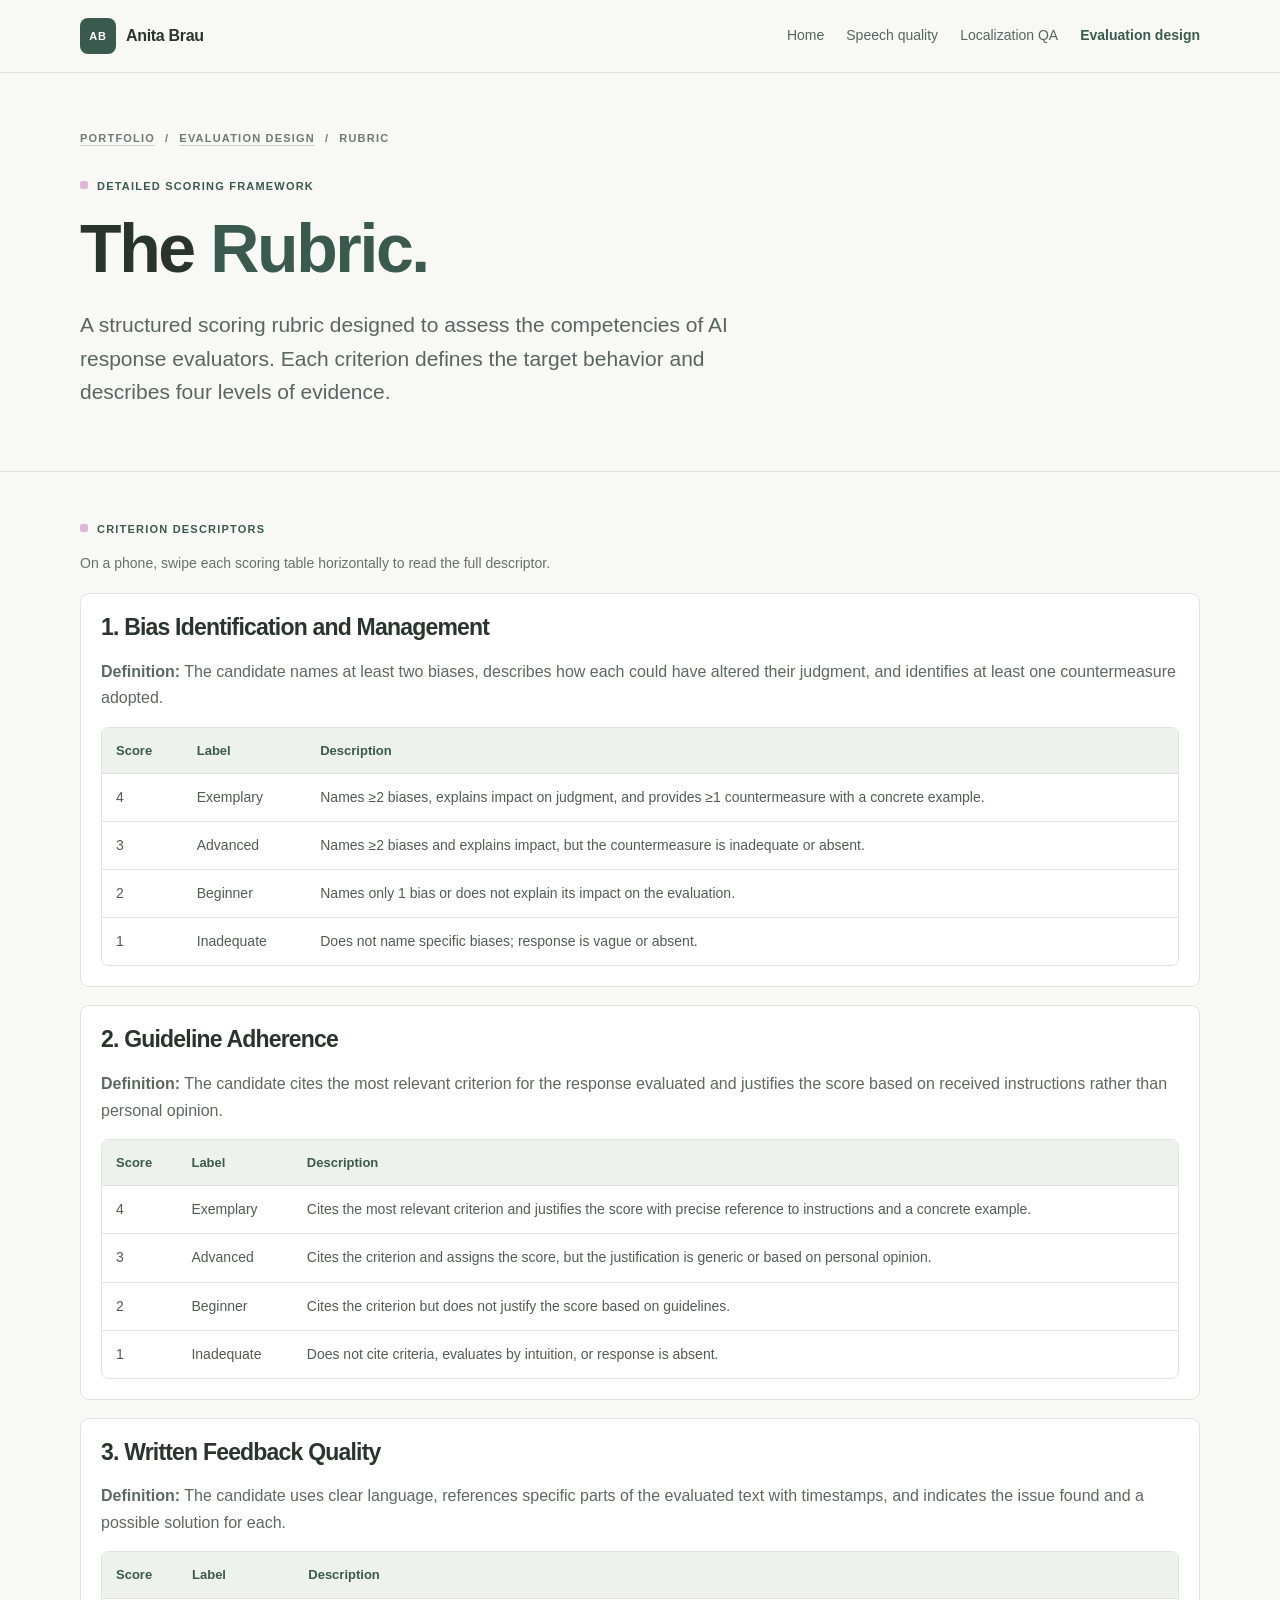
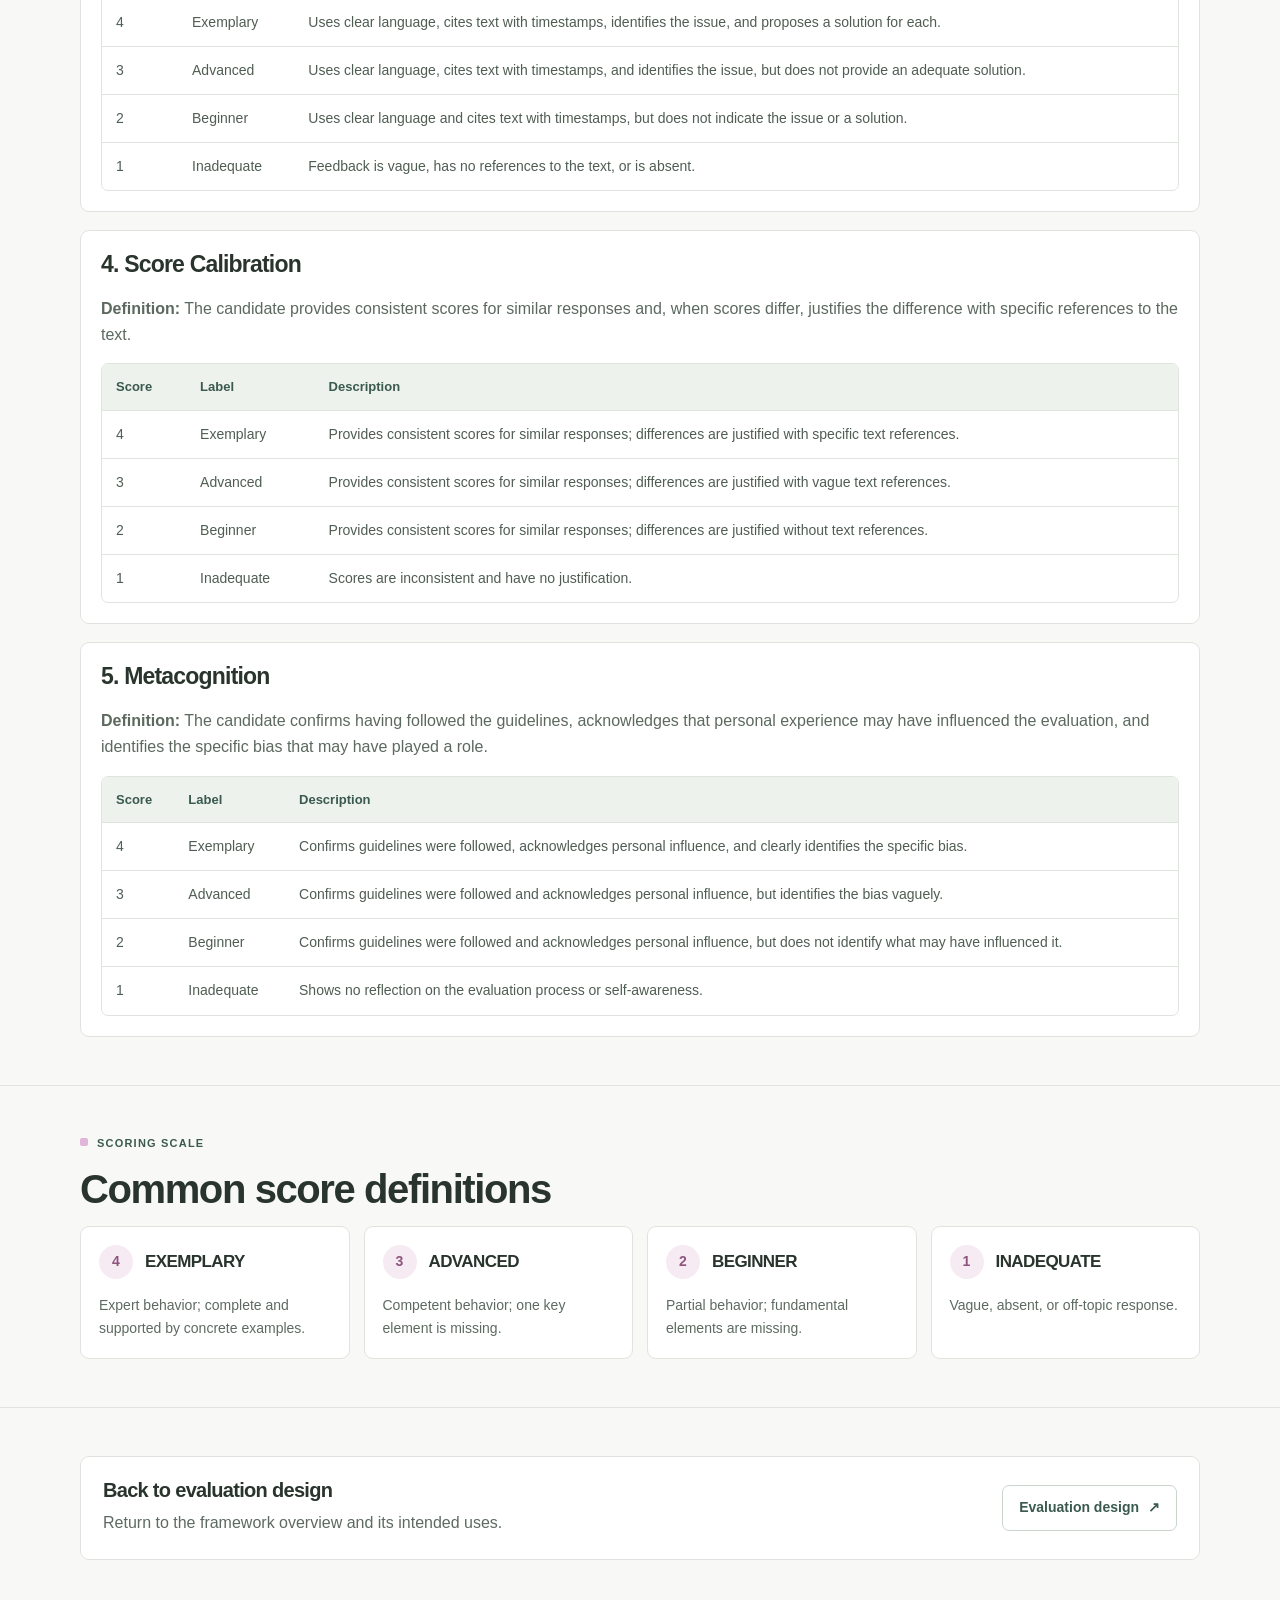
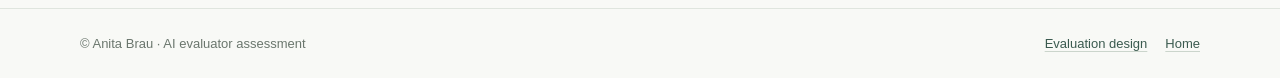
<file: rubric.html>
<!doctype html>
<html lang="en">
<head>
  <meta charset="utf-8"><meta name="viewport" content="width=device-width, initial-scale=1">
  <meta name="description" content="Full scoring descriptors for the AI Evaluator Assessment Rubric by Anita Brau.">
  <title>Rubric — AI Evaluator Assessment — Anita Brau</title><link rel="stylesheet" href="site.css">
</head>
<body>
  <a class="skip" href="#main">Skip to content</a>
  <header class="topbar"><div class="wrap topbar-inner">
    <a class="brand" href="index.html"><span class="brand-mark" aria-hidden="true">AB</span>Anita Brau</a>
    <nav class="nav" aria-label="Main navigation"><a href="index.html">Home</a><a href="speech-quality-evaluation.html">Speech quality</a><a href="linkedin-job-tracker-empty-state.html">Localization QA</a><a class="active" href="evaluation-design.html">Evaluation design</a></nav>
  </div></header>
  <main id="main">
    <section class="hero wrap">
      <p class="crumbs"><a href="index.html">Portfolio</a><span>/</span><a href="evaluation-design.html">Evaluation design</a><span>/</span><span aria-current="page">Rubric</span></p>
      <p class="eyebrow">Detailed scoring framework</p><h1>The <span class="serif">Rubric.</span></h1>
      <p class="lead">A structured scoring rubric designed to assess the competencies of AI response evaluators. Each criterion defines the target behavior and describes four levels of evidence.</p>
    </section>

    <section class="section"><div class="wrap">
      <p class="section-label">Criterion descriptors</p>
      <p class="mobile-table-note">On a phone, swipe each scoring table horizontally to read the full descriptor.</p>
      <article class="rubric-section" id="bias"><h2>1. Bias Identification and Management</h2><p class="definition"><strong>Definition:</strong> The candidate names at least two biases, describes how each could have altered their judgment, and identifies at least one countermeasure adopted.</p>
        <div class="rubric-scroll" role="region" aria-label="Scoring descriptors: Bias identification and management" tabindex="0"><table class="score-table"><thead><tr><th scope="col">Score</th><th scope="col">Label</th><th scope="col">Description</th></tr></thead><tbody>
          <tr><td>4</td><td>Exemplary</td><td>Names ≥2 biases, explains impact on judgment, and provides ≥1 countermeasure with a concrete example.</td></tr>
          <tr><td>3</td><td>Advanced</td><td>Names ≥2 biases and explains impact, but the countermeasure is inadequate or absent.</td></tr>
          <tr><td>2</td><td>Beginner</td><td>Names only 1 bias or does not explain its impact on the evaluation.</td></tr>
          <tr><td>1</td><td>Inadequate</td><td>Does not name specific biases; response is vague or absent.</td></tr>
        </tbody></table></div>
      </article>
      <article class="rubric-section" id="guidelines"><h2>2. Guideline Adherence</h2><p class="definition"><strong>Definition:</strong> The candidate cites the most relevant criterion for the response evaluated and justifies the score based on received instructions rather than personal opinion.</p>
        <div class="rubric-scroll" role="region" aria-label="Scoring descriptors: Guideline adherence" tabindex="0"><table class="score-table"><thead><tr><th scope="col">Score</th><th scope="col">Label</th><th scope="col">Description</th></tr></thead><tbody>
          <tr><td>4</td><td>Exemplary</td><td>Cites the most relevant criterion and justifies the score with precise reference to instructions and a concrete example.</td></tr>
          <tr><td>3</td><td>Advanced</td><td>Cites the criterion and assigns the score, but the justification is generic or based on personal opinion.</td></tr>
          <tr><td>2</td><td>Beginner</td><td>Cites the criterion but does not justify the score based on guidelines.</td></tr>
          <tr><td>1</td><td>Inadequate</td><td>Does not cite criteria, evaluates by intuition, or response is absent.</td></tr>
        </tbody></table></div>
      </article>
      <article class="rubric-section" id="feedback"><h2>3. Written Feedback Quality</h2><p class="definition"><strong>Definition:</strong> The candidate uses clear language, references specific parts of the evaluated text with timestamps, and indicates the issue found and a possible solution for each.</p>
        <div class="rubric-scroll" role="region" aria-label="Scoring descriptors: Written feedback quality" tabindex="0"><table class="score-table"><thead><tr><th scope="col">Score</th><th scope="col">Label</th><th scope="col">Description</th></tr></thead><tbody>
          <tr><td>4</td><td>Exemplary</td><td>Uses clear language, cites text with timestamps, identifies the issue, and proposes a solution for each.</td></tr>
          <tr><td>3</td><td>Advanced</td><td>Uses clear language, cites text with timestamps, and identifies the issue, but does not provide an adequate solution.</td></tr>
          <tr><td>2</td><td>Beginner</td><td>Uses clear language and cites text with timestamps, but does not indicate the issue or a solution.</td></tr>
          <tr><td>1</td><td>Inadequate</td><td>Feedback is vague, has no references to the text, or is absent.</td></tr>
        </tbody></table></div>
      </article>
      <article class="rubric-section" id="calibration"><h2>4. Score Calibration</h2><p class="definition"><strong>Definition:</strong> The candidate provides consistent scores for similar responses and, when scores differ, justifies the difference with specific references to the text.</p>
        <div class="rubric-scroll" role="region" aria-label="Scoring descriptors: Score calibration" tabindex="0"><table class="score-table"><thead><tr><th scope="col">Score</th><th scope="col">Label</th><th scope="col">Description</th></tr></thead><tbody>
          <tr><td>4</td><td>Exemplary</td><td>Provides consistent scores for similar responses; differences are justified with specific text references.</td></tr>
          <tr><td>3</td><td>Advanced</td><td>Provides consistent scores for similar responses; differences are justified with vague text references.</td></tr>
          <tr><td>2</td><td>Beginner</td><td>Provides consistent scores for similar responses; differences are justified without text references.</td></tr>
          <tr><td>1</td><td>Inadequate</td><td>Scores are inconsistent and have no justification.</td></tr>
        </tbody></table></div>
      </article>
      <article class="rubric-section" id="metacognition"><h2>5. Metacognition</h2><p class="definition"><strong>Definition:</strong> The candidate confirms having followed the guidelines, acknowledges that personal experience may have influenced the evaluation, and identifies the specific bias that may have played a role.</p>
        <div class="rubric-scroll" role="region" aria-label="Scoring descriptors: Metacognition" tabindex="0"><table class="score-table"><thead><tr><th scope="col">Score</th><th scope="col">Label</th><th scope="col">Description</th></tr></thead><tbody>
          <tr><td>4</td><td>Exemplary</td><td>Confirms guidelines were followed, acknowledges personal influence, and clearly identifies the specific bias.</td></tr>
          <tr><td>3</td><td>Advanced</td><td>Confirms guidelines were followed and acknowledges personal influence, but identifies the bias vaguely.</td></tr>
          <tr><td>2</td><td>Beginner</td><td>Confirms guidelines were followed and acknowledges personal influence, but does not identify what may have influenced it.</td></tr>
          <tr><td>1</td><td>Inadequate</td><td>Shows no reflection on the evaluation process or self-awareness.</td></tr>
        </tbody></table></div>
      </article>
    </div></section>

    <section class="section"><div class="wrap">
      <p class="section-label">Scoring scale</p><h2>Common score definitions</h2>
      <div class="scale-grid">
        <article class="scale-card"><div class="scale-top"><span class="score">4</span><h3>Exemplary</h3></div><p>Expert behavior; complete and supported by concrete examples.</p></article>
        <article class="scale-card"><div class="scale-top"><span class="score">3</span><h3>Advanced</h3></div><p>Competent behavior; one key element is missing.</p></article>
        <article class="scale-card"><div class="scale-top"><span class="score">2</span><h3>Beginner</h3></div><p>Partial behavior; fundamental elements are missing.</p></article>
        <article class="scale-card"><div class="scale-top"><span class="score">1</span><h3>Inadequate</h3></div><p>Vague, absent, or off-topic response.</p></article>
      </div>
    </div></section>
    <section class="section"><div class="wrap"><div class="link-panel"><div><h3>Back to evaluation design</h3><p>Return to the framework overview and its intended uses.</p></div><a class="button" href="evaluation-design.html">Evaluation design <span aria-hidden="true">↗</span></a></div></div></section>
  </main>
  <footer><div class="wrap footer-inner"><p>© Anita Brau · AI evaluator assessment</p><div class="related"><a href="evaluation-design.html">Evaluation design</a><a href="index.html">Home</a></div></div></footer>
</body>
</html>
</file>
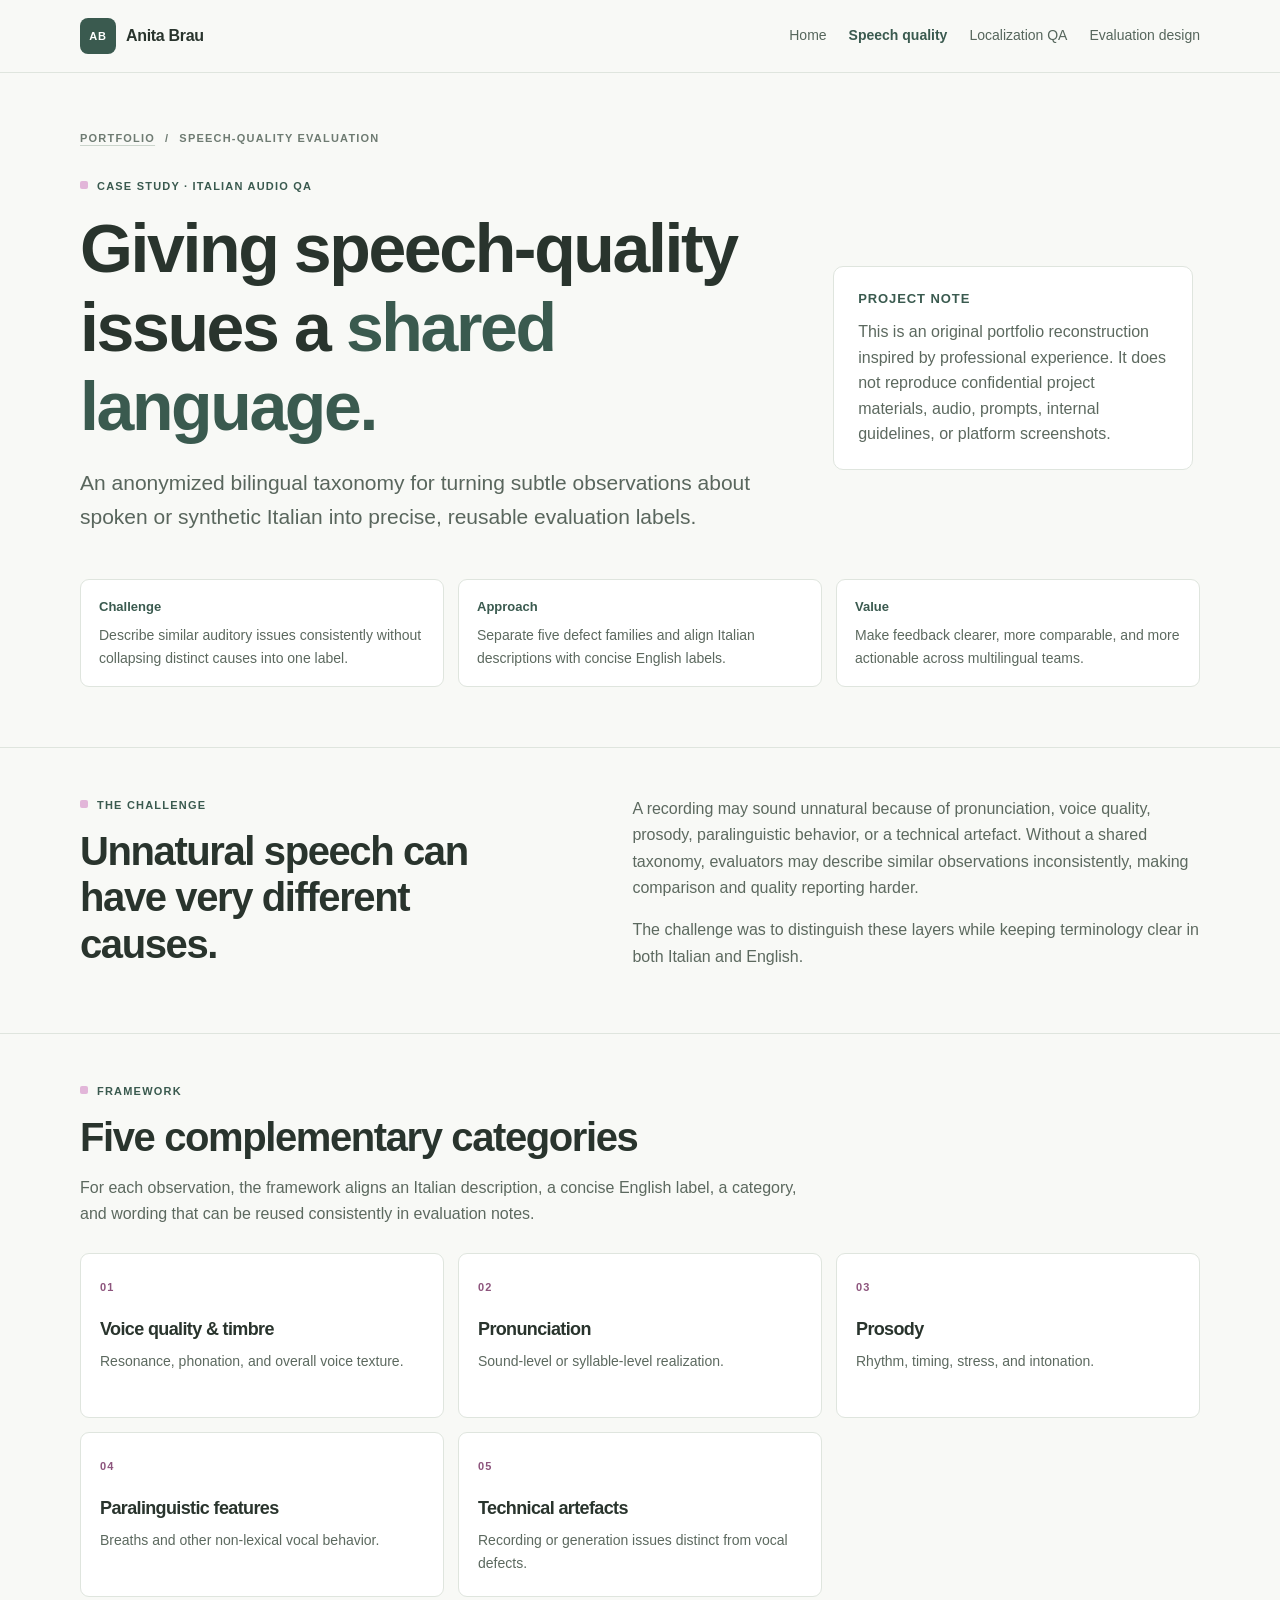
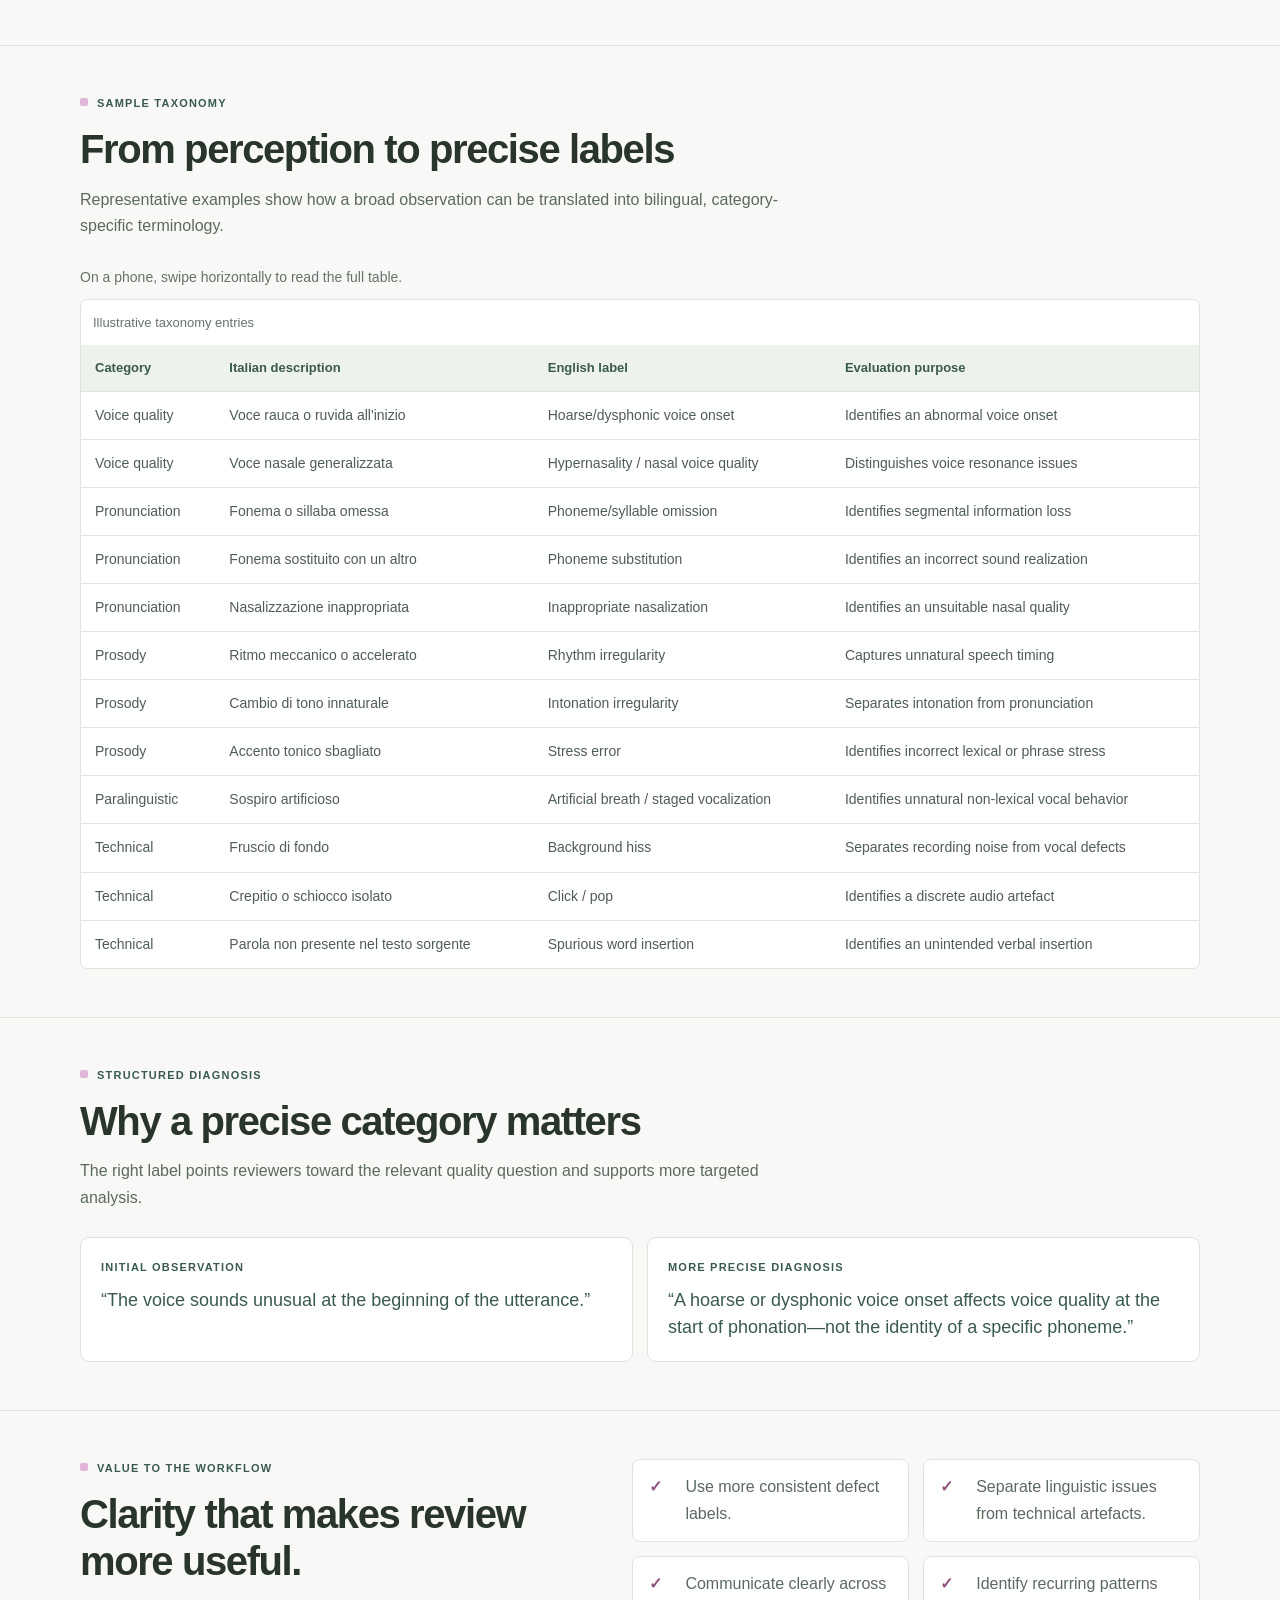
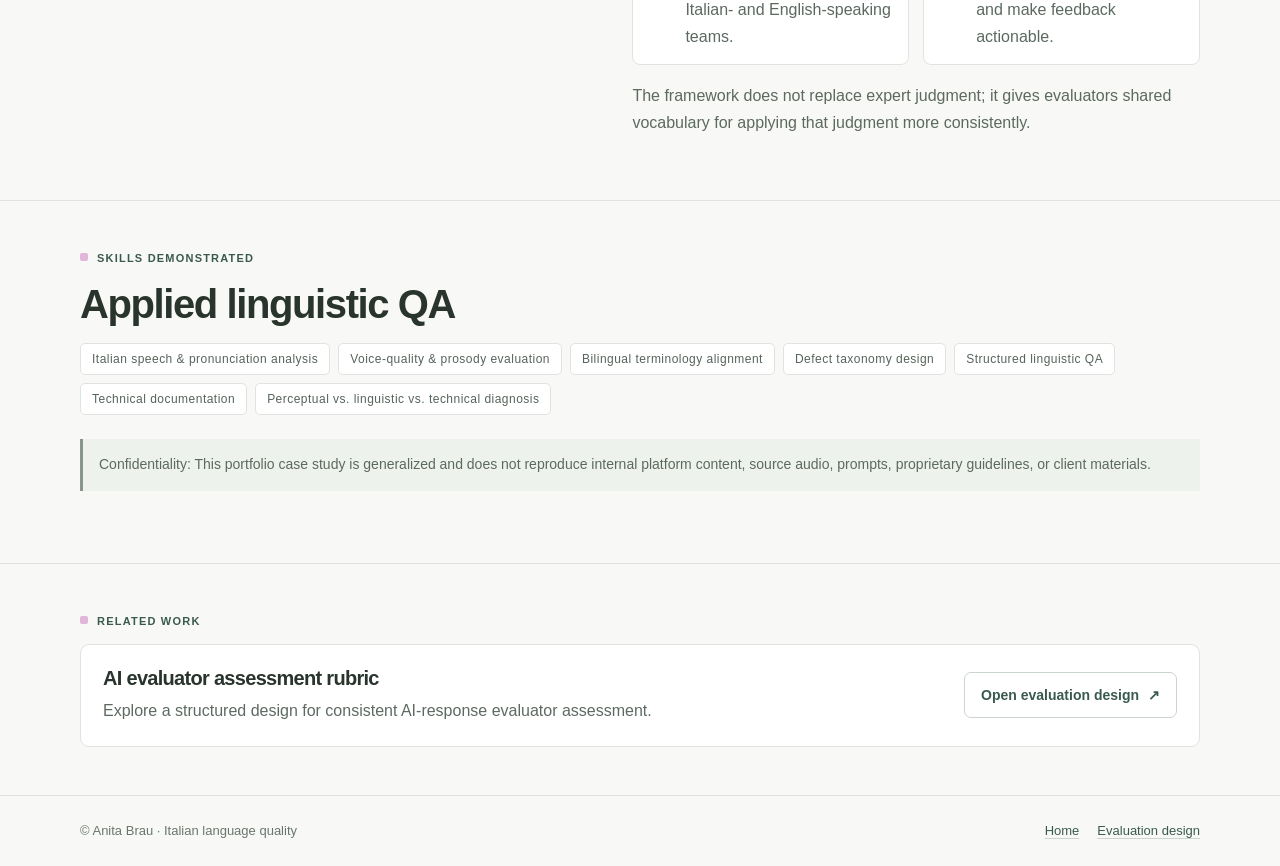
<file: speech-quality-evaluation.html>
<!doctype html>
<html lang="en">
<head
  <!-- Google tag (gtag.js) -->
<script async src="https://www.googletagmanager.com/gtag/js?id=G-JEJZEDH1G2"></script>
<script>
  window.dataLayer = window.dataLayer || [];
  function gtag(){dataLayer.push(arguments);}
  gtag('js', new Date());

  gtag('config', 'G-JEJZEDH1G2');
</script>
  <meta charset="utf-8"><meta name="viewport" content="width=device-width, initial-scale=1">
  <meta name="description" content="An anonymized Italian speech-quality case study on bilingual defect taxonomy and evaluation design by Anita Brau.">
  <title>Italian Speech-Quality Evaluation — Anita Brau</title><link rel="stylesheet" href="site.css">
</head>
<body>
  <a class="skip" href="#main">Skip to content</a>
  <header class="topbar"><div class="wrap topbar-inner">
    <a class="brand" href="index.html"><span class="brand-mark" aria-hidden="true">AB</span>Anita Brau</a>
    <nav class="nav" aria-label="Main navigation"><a href="index.html">Home</a><a class="active" href="speech-quality-evaluation.html" aria-current="page">Speech quality</a><a href="linkedin-job-tracker-empty-state.html">Localization QA</a><a href="evaluation-design.html">Evaluation design</a></nav>
  </div></header>
  <main id="main">
    <section class="hero wrap">
      <p class="crumbs"><a href="index.html">Portfolio</a><span>/</span><span aria-current="page">Speech-quality evaluation</span></p>
      <div class="hero-grid">
        <div><p class="eyebrow">Case study · Italian audio QA</p><h1>Giving speech-quality issues a <span class="serif">shared language.</span></h1><p class="lead">An anonymized bilingual taxonomy for turning subtle observations about spoken or synthetic Italian into precise, reusable evaluation labels.</p></div>
        <aside class="hero-note"><strong>Project note</strong>This is an original portfolio reconstruction inspired by professional experience. It does not reproduce confidential project materials, audio, prompts, internal guidelines, or platform screenshots.</aside>
      </div>
      <div class="fact-grid" aria-label="Case study summary">
        <div class="fact"><strong>Challenge</strong><p>Describe similar auditory issues consistently without collapsing distinct causes into one label.</p></div>
        <div class="fact"><strong>Approach</strong><p>Separate five defect families and align Italian descriptions with concise English labels.</p></div>
        <div class="fact"><strong>Value</strong><p>Make feedback clearer, more comparable, and more actionable across multilingual teams.</p></div>
      </div>
    </section>

    <section class="section"><div class="wrap two-col">
      <div><p class="section-label">The challenge</p><h2>Unnatural speech can have very different causes.</h2></div>
      <div class="muted"><p>A recording may sound unnatural because of pronunciation, voice quality, prosody, paralinguistic behavior, or a technical artefact. Without a shared taxonomy, evaluators may describe similar observations inconsistently, making comparison and quality reporting harder.</p><p>The challenge was to distinguish these layers while keeping terminology clear in both Italian and English.</p></div>
    </div></section>

    <section class="section"><div class="wrap">
      <p class="section-label">Framework</p><h2>Five complementary categories</h2><p class="section-intro">For each observation, the framework aligns an Italian description, a concise English label, a category, and wording that can be reused consistently in evaluation notes.</p>
      <div class="category-grid">
        <article class="category"><span class="num">01</span><h3>Voice quality &amp; timbre</h3><p>Resonance, phonation, and overall voice texture.</p></article>
        <article class="category"><span class="num">02</span><h3>Pronunciation</h3><p>Sound-level or syllable-level realization.</p></article>
        <article class="category"><span class="num">03</span><h3>Prosody</h3><p>Rhythm, timing, stress, and intonation.</p></article>
        <article class="category"><span class="num">04</span><h3>Paralinguistic features</h3><p>Breaths and other non-lexical vocal behavior.</p></article>
        <article class="category"><span class="num">05</span><h3>Technical artefacts</h3><p>Recording or generation issues distinct from vocal defects.</p></article>
      </div>
    </div></section>

    <section class="section"><div class="wrap">
      <p class="section-label">Sample taxonomy</p><h2>From perception to precise labels</h2><p class="section-intro">Representative examples show how a broad observation can be translated into bilingual, category-specific terminology.</p>
      <p class="mobile-table-note">On a phone, swipe horizontally to read the full table.</p>
      <div class="table-scroll" role="region" aria-label="Sample bilingual speech-quality taxonomy" tabindex="0">
        <table class="taxonomy"><caption>Illustrative taxonomy entries</caption><thead><tr><th scope="col">Category</th><th scope="col">Italian description</th><th scope="col">English label</th><th scope="col">Evaluation purpose</th></tr></thead><tbody>
          <tr><td>Voice quality</td><td>Voce rauca o ruvida all'inizio</td><td>Hoarse/dysphonic voice onset</td><td>Identifies an abnormal voice onset</td></tr>
          <tr><td>Voice quality</td><td>Voce nasale generalizzata</td><td>Hypernasality / nasal voice quality</td><td>Distinguishes voice resonance issues</td></tr>
          <tr><td>Pronunciation</td><td>Fonema o sillaba omessa</td><td>Phoneme/syllable omission</td><td>Identifies segmental information loss</td></tr>
          <tr><td>Pronunciation</td><td>Fonema sostituito con un altro</td><td>Phoneme substitution</td><td>Identifies an incorrect sound realization</td></tr>
          <tr><td>Pronunciation</td><td>Nasalizzazione inappropriata</td><td>Inappropriate nasalization</td><td>Identifies an unsuitable nasal quality</td></tr>
          <tr><td>Prosody</td><td>Ritmo meccanico o accelerato</td><td>Rhythm irregularity</td><td>Captures unnatural speech timing</td></tr>
          <tr><td>Prosody</td><td>Cambio di tono innaturale</td><td>Intonation irregularity</td><td>Separates intonation from pronunciation</td></tr>
          <tr><td>Prosody</td><td>Accento tonico sbagliato</td><td>Stress error</td><td>Identifies incorrect lexical or phrase stress</td></tr>
          <tr><td>Paralinguistic</td><td>Sospiro artificioso</td><td>Artificial breath / staged vocalization</td><td>Identifies unnatural non-lexical vocal behavior</td></tr>
          <tr><td>Technical</td><td>Fruscio di fondo</td><td>Background hiss</td><td>Separates recording noise from vocal defects</td></tr>
          <tr><td>Technical</td><td>Crepitio o schiocco isolato</td><td>Click / pop</td><td>Identifies a discrete audio artefact</td></tr>
          <tr><td>Technical</td><td>Parola non presente nel testo sorgente</td><td>Spurious word insertion</td><td>Identifies an unintended verbal insertion</td></tr>
        </tbody></table>
      </div>
    </div></section>

    <section class="section"><div class="wrap">
      <p class="section-label">Structured diagnosis</p><h2>Why a precise category matters</h2><p class="section-intro">The right label points reviewers toward the relevant quality question and supports more targeted analysis.</p>
      <div class="diagnosis">
        <article class="diagnosis-card"><p class="label">Initial observation</p><blockquote>“The voice sounds unusual at the beginning of the utterance.”</blockquote></article>
        <article class="diagnosis-card"><p class="label">More precise diagnosis</p><blockquote>“A hoarse or dysphonic voice onset affects voice quality at the start of phonation—not the identity of a specific phoneme.”</blockquote></article>
      </div>
    </div></section>

    <section class="section"><div class="wrap two-col">
      <div><p class="section-label">Value to the workflow</p><h2>Clarity that makes review more useful.</h2></div>
      <div><div class="principles">
        <div class="principle"><b aria-hidden="true">✓</b><span>Use more consistent defect labels.</span></div>
        <div class="principle"><b aria-hidden="true">✓</b><span>Separate linguistic issues from technical artefacts.</span></div>
        <div class="principle"><b aria-hidden="true">✓</b><span>Communicate clearly across Italian- and English-speaking teams.</span></div>
        <div class="principle"><b aria-hidden="true">✓</b><span>Identify recurring patterns and make feedback actionable.</span></div>
      </div><p class="muted" style="margin-top:18px">The framework does not replace expert judgment; it gives evaluators shared vocabulary for applying that judgment more consistently.</p></div>
    </div></section>

    <section class="section"><div class="wrap">
      <p class="section-label">Skills demonstrated</p><h2>Applied linguistic QA</h2>
      <ul class="skill-list"><li>Italian speech &amp; pronunciation analysis</li><li>Voice-quality &amp; prosody evaluation</li><li>Bilingual terminology alignment</li><li>Defect taxonomy design</li><li>Structured linguistic QA</li><li>Technical documentation</li><li>Perceptual vs. linguistic vs. technical diagnosis</li></ul>
      <div class="notice">Confidentiality: This portfolio case study is generalized and does not reproduce internal platform content, source audio, prompts, proprietary guidelines, or client materials.</div>
    </div></section>
    <section class="section"><div class="wrap"><p class="section-label">Related work</p><div class="link-panel"><div><h3>AI evaluator assessment rubric</h3><p>Explore a structured design for consistent AI-response evaluator assessment.</p></div><a class="button" href="evaluation-design.html">Open evaluation design <span aria-hidden="true">↗</span></a></div></div></section>
  </main>
  <footer><div class="wrap footer-inner"><p>© Anita Brau · Italian language quality</p><div class="related"><a href="index.html">Home</a><a href="evaluation-design.html">Evaluation design</a></div></div></footer>
</body>
</html>
</file>
<file: site.css>
:root {
  color-scheme: light;
  --canvas: #f8f9f6;
  --surface: #ffffff;
  --surface-soft: #eef2ed;
  --ink: #29342d;
  --green: #3a5a4f;
  --sage: #87958b;
  --line: #dfe5de;
  --line-strong: #cbd5cc;
  --lilac: #e2b6d9;
  --lilac-soft: #f6eaf3;
  --lilac-deep: #8d557d;
  --orange: #fba23e;
  --max: 1120px;
  --gutter: clamp(20px, 5vw, 64px);
  --sans: -apple-system, BlinkMacSystemFont, "Segoe UI", Arial, sans-serif;
}

* { box-sizing: border-box; }
html { scroll-behavior: smooth; scroll-padding-top: 88px; }
body {
  margin: 0;
  background: var(--canvas);
  color: var(--ink);
  font: 16px/1.65 var(--sans);
  -webkit-font-smoothing: antialiased;
  text-rendering: optimizeLegibility;
}
a { color: inherit; text-decoration: none; }
a:hover { color: var(--green); }
a:focus-visible, [tabindex]:focus-visible {
  outline: 3px solid var(--lilac-deep);
  outline-offset: 4px;
  border-radius: 6px;
}
img { display: block; max-width: 100%; }
.wrap { width: min(var(--max), calc(100% - var(--gutter) * 2)); margin-inline: auto; }
.skip, .skip-link {
  position: absolute; z-index: 30; top: -64px; left: 16px;
  padding: 10px 14px; border-radius: 6px; background: var(--green); color: #fff;
}
.skip:focus, .skip-link:focus { top: 16px; }

.topbar {
  position: sticky; top: 0; z-index: 20;
  background: rgba(248, 249, 246, .96);
  border-bottom: 1px solid var(--line);
}
.topbar-inner {
  min-height: 72px; display: flex; align-items: center;
  justify-content: space-between; gap: 24px;
}
.brand { display: inline-flex; align-items: center; gap: 10px; font-weight: 650; letter-spacing: -.02em; }
.brand-mark {
  display: grid; place-items: center; width: 36px; height: 36px;
  border-radius: 8px; background: var(--green); color: #fff;
  font-size: 11px; font-weight: 700; letter-spacing: .08em;
}
.brand-name { font-size: 15px; line-height: 1.2; }
.nav { display: flex; align-items: center; flex-wrap: wrap; gap: 8px 22px; }
.nav a {
  min-height: 44px; display: inline-flex; align-items: center;
  color: #56665c; font-size: 14px; transition: color .16s ease;
}
.nav a:hover, .nav .active, .nav .nav-cta { color: var(--green); font-weight: 650; }

h1, h2, h3, p { margin-top: 0; }
h1, h2, h3 { color: var(--ink); line-height: 1.16; letter-spacing: -.035em; }
h1 { margin-bottom: 20px; max-width: 820px; font-size: clamp(38px, 6vw, 68px); font-weight: 650; }
h2 { margin-bottom: 18px; font-size: clamp(26px, 3.8vw, 40px); font-weight: 620; }
h3 { margin-bottom: 10px; font-size: 20px; font-weight: 630; }
.serif { color: var(--green); font-style: normal; font-family: inherit; }
.eyebrow, .section-label, .crumbs, .snapshot-label, .panel-kicker, .panel-label,
.panel-index, .work-id, .service-number, .label, .num, .tag, .chip, .step-num,
.score, .scale-top, .mobile-table-note {
  letter-spacing: .11em; text-transform: uppercase; font-size: 11px; font-weight: 700;
}
.eyebrow, .section-label { color: var(--green); margin-bottom: 14px; }
.eyebrow::before, .section-label::before { content: ""; display: inline-block; width: 8px; height: 8px; margin: 0 9px 1px 0; border-radius: 2px; background: var(--lilac); }
.lead, .hero-copy { max-width: 680px; margin-bottom: 26px; color: #59665d; font-size: clamp(18px, 2.1vw, 21px); line-height: 1.6; }
.muted, .section-intro, .story-copy, .hero-note, .notice, .snapshot dd, .fact p,
.category p, .step p, .principle, .evidence-card p, .definition, .rubric-section p,
.deliverables p, .outcome p { color: #5c695f; }

.hero { padding-block: 56px 36px; }
.hero-grid { display: grid; grid-template-columns: minmax(0, 1.3fr) minmax(250px, .7fr); align-items: center; gap: clamp(24px, 6vw, 72px); }
.hero-note, .hero-panel, .snapshot {
  padding: 22px 24px; border: 1px solid var(--line); border-radius: 10px;
  background: var(--surface);
}
.hero-note { max-width: 360px; line-height: 1.6; }
.hero-note strong { display: block; margin-bottom: 9px; color: var(--green); font-size: 13px; letter-spacing: .07em; text-transform: uppercase; }
.hero-panel { min-height: 230px; display: flex; flex-direction: column; justify-content: space-between; background: var(--surface-soft); }
.panel-top, .panel-bottom, .work-meta, .scale-top { display: flex; align-items: center; justify-content: space-between; gap: 12px; }
.panel-kicker, .panel-index, .panel-label, .snapshot-label { color: var(--green); }
.panel-bottom p { margin: 8px 0 0; color: #5c695f; }
.signal { display: flex; flex-wrap: wrap; gap: 8px; max-width: 190px; }
.signal span { width: 12px; height: 12px; border-radius: 50%; background: var(--green); opacity: .78; }
.signal span:nth-child(3n) { background: var(--lilac-deep); }
.signal span:nth-child(5n) { background: var(--orange); }
.crumbs { display: flex; gap: 10px; margin-bottom: 30px; color: #6e7b72; }
.crumbs a { text-decoration: underline; text-decoration-color: var(--line-strong); text-underline-offset: 3px; }

.section { padding-block: 48px; border-top: 1px solid var(--line); }
.section-heading { display: flex; align-items: end; justify-content: space-between; gap: 32px; margin-bottom: 26px; }
.section-heading > div { max-width: 720px; }
.section-heading > p { max-width: 320px; margin: 0 0 5px; color: #66736a; }
.section-heading h2, .section > .wrap > h2 { margin-bottom: 14px; }
.section-intro { max-width: 720px; margin: 0 0 26px; }
.story { border-top: 1px solid var(--line); }
.story-grid, .two-col { display: grid; grid-template-columns: minmax(0, .9fr) minmax(0, 1.1fr); gap: clamp(24px, 7vw, 88px); align-items: start; }
.story-copy p:last-child, .muted p:last-child { margin-bottom: 0; }

.actions { display: flex; flex-wrap: wrap; align-items: center; gap: 12px; margin: 28px 0 24px; }
.button {
  display: inline-flex; min-height: 46px; align-items: center; justify-content: center; gap: 9px;
  padding: 0 16px; border: 1px solid var(--line-strong); border-radius: 7px;
  background: var(--surface); color: var(--green); font-size: 14px; font-weight: 650;
  transition: background .16s ease, border-color .16s ease, transform .16s ease;
}
.button:hover { background: var(--lilac-soft); border-color: var(--lilac); transform: translateY(-1px); text-decoration: none; }
.button-primary, .button-light { background: var(--green); border-color: var(--green); color: #fff; }
.button-primary:hover, .button-light:hover { background: #2e493f; border-color: #2e493f; color: #fff; }
.button-arrow { font-size: 18px; line-height: 1; }
.hero-meta, .chips, .skill-list { display: flex; flex-wrap: wrap; gap: 8px; padding: 0; list-style: none; }
.hero-meta li, .chip, .skill-list li {
  display: inline-flex; align-items: center; min-height: 32px; padding: 5px 11px;
  border: 1px solid var(--line); border-radius: 5px; background: var(--surface); color: #56645a;
  font-size: 12px; letter-spacing: .04em;
}
.chip { border-color: #e9d6e5; background: var(--lilac-soft); color: #654e60; }

.service-grid, .work-grid, .category-grid, .scale-grid, .criteria, .criteria-grid,
.steps, .evidence-grid, .diagnosis, .fact-grid, .metrics, .principles {
  display: grid; gap: 14px;
}
.service-grid { grid-template-columns: repeat(2, minmax(0, 1fr)); }
.service-card, .work-card, .category, .scale-card, .criterion, .step,
.evidence-card, .diagnosis-card, .fact, .link-panel, .rubric-section {
  border: 1px solid var(--line); border-radius: 9px; background: var(--surface);
}
.service-card { min-height: 190px; padding: 22px; }
.service-number, .work-id { color: #77857b; }
.service-card h3 { margin-top: 18px; }
.service-card p, .work-card p { margin-bottom: 0; color: #5f6b62; }
.work-grid { grid-template-columns: repeat(2, minmax(0, 1fr)); }
.work-card {
  display: flex; flex-direction: column; align-items: stretch; min-height: 235px;
  padding: 22px; color: inherit;
  transition: border-color .18s ease, background .18s ease, transform .18s ease;
}
.work-card:hover { border-color: var(--lilac); background: #fffdfd; color: inherit; transform: translateY(-2px); text-decoration: none; }
.work-card:focus-visible { outline: 3px solid var(--lilac-deep); outline-offset: 3px; }
.work-meta { align-items: flex-start; margin-bottom: 24px; }
.tag { display: inline-flex; padding: 6px 9px; border-radius: 4px; background: var(--surface-soft); color: var(--green); font-size: 10px; letter-spacing: .08em; }
.work-card h3 { margin-bottom: 10px; }
.work-link { display: flex; justify-content: space-between; align-items: center; gap: 8px; margin-top: auto; padding-top: 20px; color: var(--green); font-size: 14px; font-weight: 650; }
.work-link > span { color: var(--lilac-deep); font-size: 18px; }

.contact { padding: clamp(24px, 5vw, 42px); border: 1px solid var(--line); border-radius: 10px; background: var(--surface-soft); }
.contact-grid { display: flex; align-items: center; justify-content: space-between; gap: 32px; }
.contact-grid > div { max-width: 700px; }
.contact-grid p:last-child { margin-bottom: 0; color: #5c695f; }
footer { padding-block: 24px; border-top: 1px solid var(--line); }
.footer-inner { display: flex; align-items: center; justify-content: space-between; flex-wrap: wrap; gap: 12px 24px; color: #6a766d; font-size: 13px; }
.footer-inner p { margin: 0; }
.footer-link, .related a { color: var(--green); text-decoration: underline; text-decoration-color: var(--line-strong); text-underline-offset: 3px; }
.related { display: flex; flex-wrap: wrap; gap: 10px 18px; }

.fact-grid, .metrics { grid-template-columns: repeat(3, minmax(0, 1fr)); margin: 20px 0 24px; }
.fact { padding: 16px 18px; }
.fact strong { display: block; margin-bottom: 6px; color: var(--green); font-size: 13px; }
.fact p { margin: 0; font-size: 14px; }
.snapshot { align-self: stretch; }
.snapshot-label { margin-bottom: 12px; }
.snapshot dl { margin: 0; }
.snapshot dl > div { display: grid; grid-template-columns: 92px 1fr; gap: 12px; padding: 9px 0; border-top: 1px solid var(--line); }
.snapshot dt { color: #77837a; font-size: 13px; }
.snapshot dd { margin: 0; font-size: 14px; }
.metrics { padding-bottom: 28px; }
.wrap.metrics { width: min(var(--max), calc(100% - var(--gutter) * 2)); margin-inline: auto; }
.metrics .fact { border: 0; border-left: 2px solid var(--lilac); border-radius: 0; background: transparent; }
.metrics .fact strong { font-size: 18px; }

.category-grid { grid-template-columns: repeat(3, minmax(0, 1fr)); }
.category { min-height: 165px; padding: 19px; }
.category h3 { margin-top: 19px; font-size: 18px; }
.category p { margin: 0; font-size: 14px; }
.num { color: var(--lilac-deep); }
.criteria { grid-template-columns: repeat(2, minmax(0, 1fr)); }
.criteria-grid { grid-template-columns: repeat(4, minmax(0, 1fr)); }
.criterion { padding: 17px; }
.criterion b { display: block; margin-bottom: 7px; color: var(--green); }
.criterion span { display: block; color: #5e6a61; font-size: 14px; }
.criterion h3 { margin-top: 10px; font-size: 18px; }
.criterion p { margin: 0; color: #5e6a61; font-size: 14px; }
.steps { grid-template-columns: repeat(4, minmax(0, 1fr)); }
.step { padding: 18px; }
.step-num, .score { display: inline-grid; place-items: center; width: 34px; height: 34px; border-radius: 50%; background: var(--lilac-soft); color: var(--lilac-deep); letter-spacing: 0; font-size: 14px; }
.step h3 { margin-top: 16px; font-size: 18px; }
.step p { margin-bottom: 0; font-size: 14px; }
.evidence-grid { grid-template-columns: repeat(2, minmax(0, 1fr)); }
.evidence-card { padding: 21px; }
.evidence-card .label { color: var(--green); }
.example-line { display: flex; flex-wrap: wrap; align-items: center; gap: 8px; margin: 18px 0; padding: 12px; border-radius: 6px; background: var(--surface-soft); font-size: 14px; }
.example-line code { padding: 2px 5px; border-radius: 3px; background: #fff; }
.arrow { color: var(--lilac-deep); font-weight: 700; }
.deliverables, .outcome { margin-block: 14px; padding: 24px; border: 0; border-radius: 10px; background: var(--surface-soft); }
.deliverables ul { display: grid; grid-template-columns: repeat(2, minmax(0, 1fr)); gap: 9px 24px; padding-left: 20px; }
.outcome { border-left: 4px solid var(--lilac); }
.notice { margin-block: 24px; padding: 14px 16px; border-left: 3px solid var(--sage); background: var(--surface-soft); font-size: 14px; }

.principles { grid-template-columns: repeat(2, minmax(0, 1fr)); }
.principle { display: flex; gap: 12px; align-items: flex-start; padding: 14px 16px; border: 1px solid var(--line); border-radius: 8px; background: var(--surface); }
.principle b { flex: 0 0 24px; color: var(--lilac-deep); }
.diagnosis { grid-template-columns: repeat(2, minmax(0, 1fr)); }
.diagnosis-card { padding: 20px; }
.diagnosis-card blockquote { margin: 10px 0 0; color: var(--green); font-size: 18px; line-height: 1.5; }
.label { color: var(--green); }
.link-panel { display: flex; align-items: center; justify-content: space-between; gap: 24px; padding: 22px; }
.link-panel h3 { margin-bottom: 8px; }
.link-panel p { margin: 0; color: #5d6a61; }
.link-panel .button { flex-shrink: 0; }
.related { font-size: 13px; }

.scale-grid { grid-template-columns: repeat(4, minmax(0, 1fr)); }
.scale-card { padding: 18px; }
.scale-top { justify-content: flex-start; }
.scale-top h3 { margin: 0; font-size: 17px; }
.scale-card p { margin: 15px 0 0; color: #5d6a61; font-size: 14px; }
.criteria .criterion { min-height: 170px; }
.rubric-section { margin-top: 18px; padding: 20px; }
.rubric-section h2 { font-size: 23px; }
.definition { margin-bottom: 15px; }
.rubric-scroll, .table-scroll { max-width: 100%; overflow-x: auto; border: 1px solid var(--line); border-radius: 7px; background: var(--surface); }
table { width: 100%; border-collapse: collapse; text-align: left; }
.taxonomy { min-width: 690px; }
.score-table { min-width: 600px; }
th, td { padding: 12px 14px; border-bottom: 1px solid var(--line); vertical-align: top; }
th { background: var(--surface-soft); color: var(--green); font-size: 13px; font-weight: 650; }
td { color: #4f5d53; font-size: 14px; }
tr:last-child td { border-bottom: 0; }
caption { padding: 12px; color: #66736a; text-align: left; font-size: 13px; }
.mobile-table-note { margin: 0 0 10px; color: #66736a; font-size: 14px; font-weight: 500; letter-spacing: 0; text-transform: none; }

@media (max-width: 760px) {
  .topbar-inner { min-height: 64px; align-items: flex-start; padding-block: 12px; }
  .nav { justify-content: flex-end; gap: 2px 12px; }
  .nav a { min-height: 36px; font-size: 12px; }
  .hero { padding-block: 40px 30px; }
  .hero-grid, .story-grid, .two-col { grid-template-columns: 1fr; gap: 22px; }
  .hero-note { max-width: none; }
  .section { padding-block: 36px; }
  .section-heading { display: block; }
  .section-heading > p { margin-top: 10px; }
  .work-grid, .service-grid, .fact-grid, .metrics, .category-grid, .criteria-grid,
  .criteria, .steps, .evidence-grid, .diagnosis, .principles { grid-template-columns: repeat(2, minmax(0, 1fr)); }
  .fact-grid .fact:last-child { grid-column: 1 / -1; }
  .contact-grid { align-items: flex-start; flex-direction: column; }
  .deliverables ul { grid-template-columns: 1fr; }
}
@media (max-width: 520px) {
  :root { --gutter: 20px; }
  .topbar-inner { flex-wrap: wrap; gap: 8px; }
  .nav { width: 100%; justify-content: flex-start; gap: 0 14px; }
  .nav a { font-size: 12px; }
  h1 { font-size: clamp(36px, 11vw, 52px); }
  .work-grid, .service-grid, .fact-grid, .metrics, .category-grid, .criteria-grid,
  .criteria, .steps, .evidence-grid, .diagnosis, .principles, .scale-grid { grid-template-columns: 1fr; }
  .service-card.wide, .fact-grid .fact:last-child { grid-column: auto; }
  .work-card { min-height: 210px; }
  .link-panel { align-items: flex-start; flex-direction: column; }
  .link-panel .button { width: 100%; }
  .footer-inner { align-items: flex-start; flex-direction: column; }
  .snapshot dl > div { grid-template-columns: 84px 1fr; }
  .rubric-section { padding: 15px; }
}
@media (prefers-reduced-motion: reduce) {
  html { scroll-behavior: auto; }
  *, *::before, *::after { transition-duration: .01ms !important; animation-duration: .01ms !important; }
}
</file>
